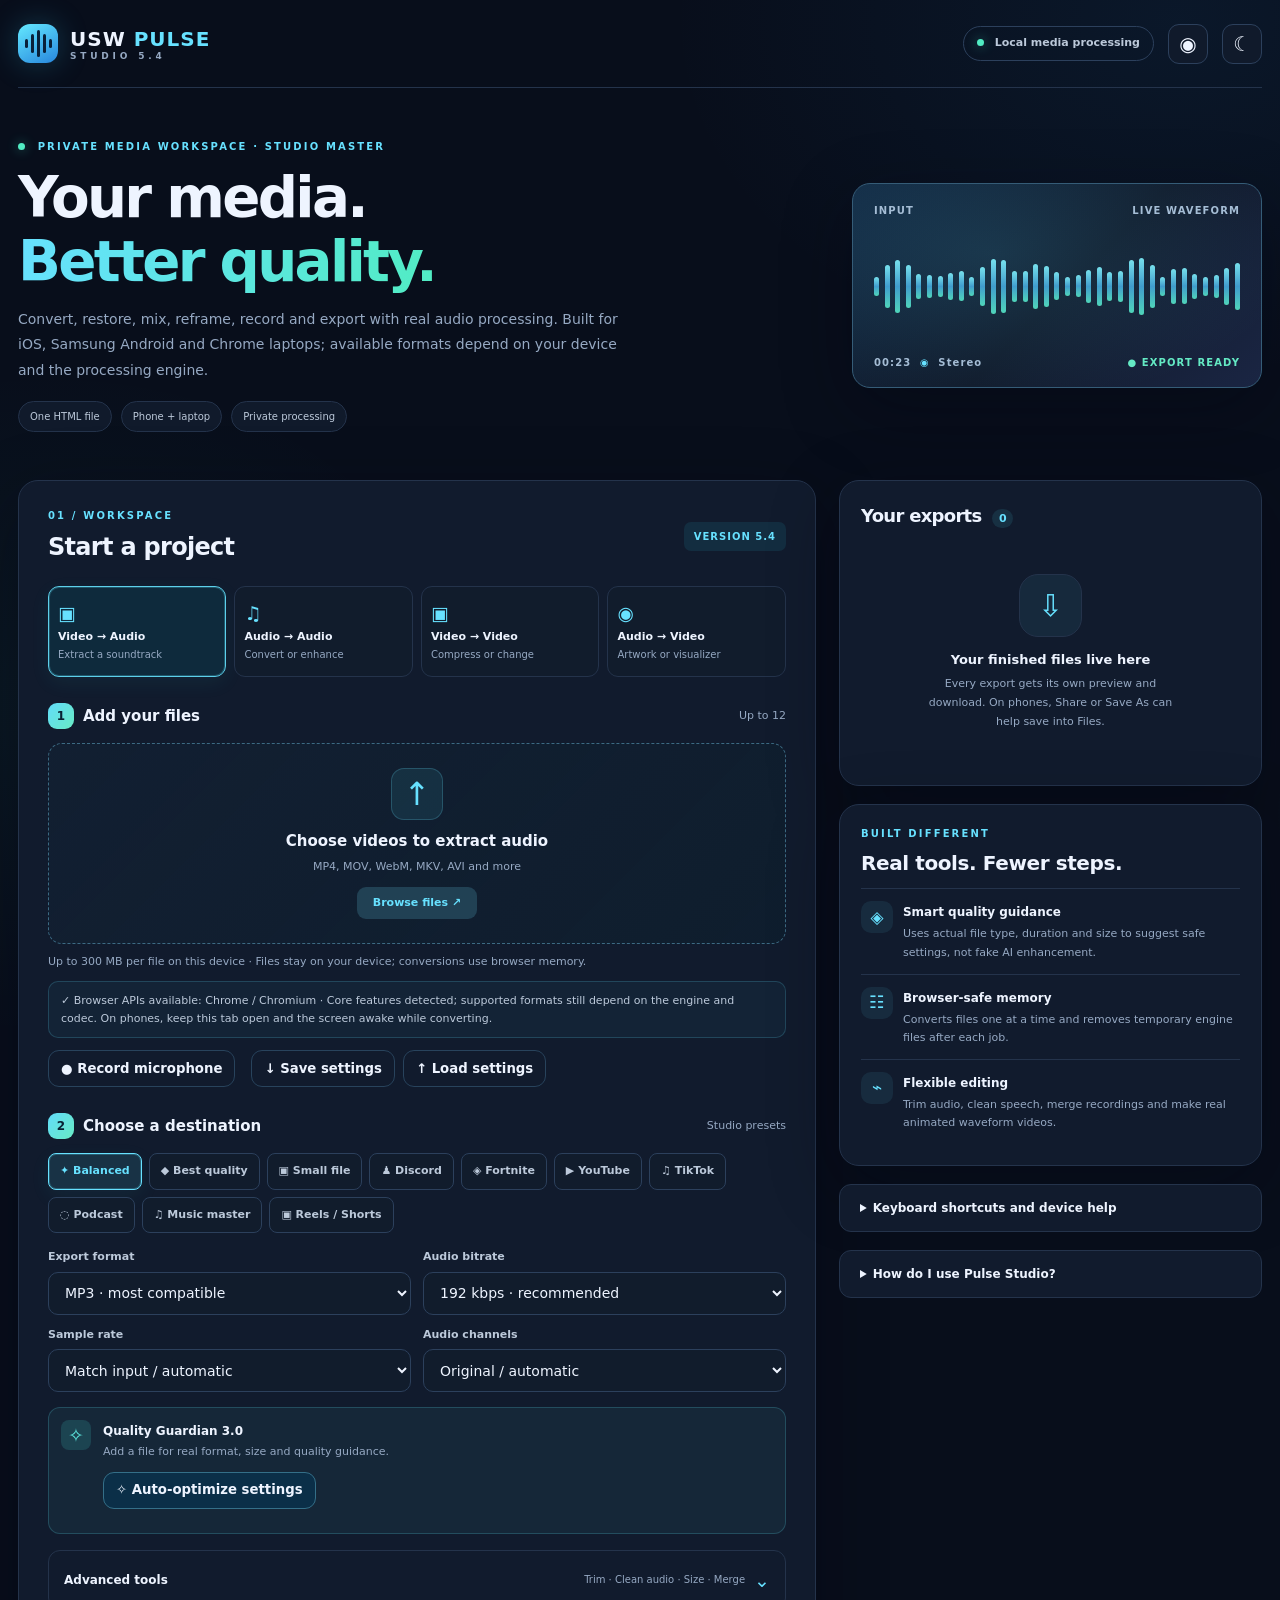
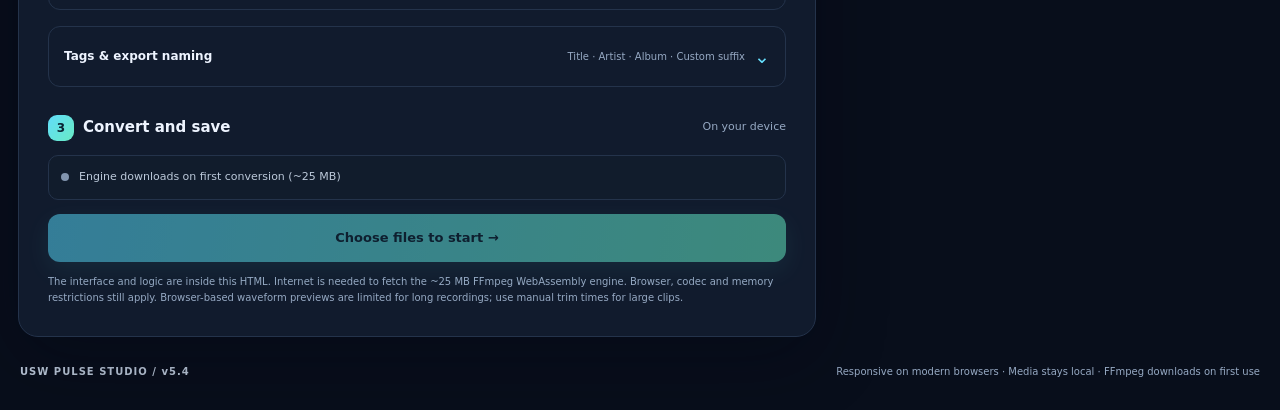
<file: index.html>
<!doctype html>
<!-- Original project licensing preserved:
MIT License

Copyright (c) 2026 f1ways093

Permission is hereby granted, free of charge, to any person obtaining a copy
of this software and associated documentation files (the "Software"), to deal
in the Software without restriction, including without limitation the rights
to use, copy, modify, merge, publish, distribute, sublicense, and/or sell
copies of the Software, and to permit persons to whom the Software is
furnished to do so, subject to the following conditions:

The above copyright notice and this permission notice shall be included in all
copies or substantial portions of the Software.

THE SOFTWARE IS PROVIDED "AS IS", WITHOUT WARRANTY OF ANY KIND, EXPRESS OR
IMPLIED, INCLUDING BUT NOT LIMITED TO THE WARRANTIES OF MERCHANTABILITY,
FITNESS FOR A PARTICULAR PURPOSE AND NONINFRINGEMENT. IN NO EVENT SHALL THE
AUTHORS OR COPYRIGHT HOLDERS BE LIABLE FOR ANY CLAIM, DAMAGES OR OTHER
LIABILITY, WHETHER IN AN ACTION OF CONTRACT, TORT OR OTHERWISE, ARISING FROM,
OUT OF OR IN CONNECTION WITH THE SOFTWARE OR THE USE OR OTHER DEALINGS IN THE
SOFTWARE.

-->
<html lang="en"><head><meta charset="utf-8"><meta name="viewport" content="width=device-width,initial-scale=1,viewport-fit=cover"><meta name="theme-color" content="#0b1120"><meta name="description" content="USW Pulse Studio 5.4: responsive one-file audio/video conversion, studio mastering, smooth accessible animations and cross-browser fallbacks."><meta name="color-scheme" content="dark light"><title>USW Pulse Studio 5.4 · Universal Motion</title><style>
:root{--bg:#080e1b;--surface:#101a2b;--panel:#111b2d;--field:#111c2c;--line:#24334b;--line2:#2c405c;--text:#eef4ff;--muted:#96a9c3;--soft:#bcc9da;--blue:#67e1ff;--aqua:#51ecc3;--violet:#a89cff;--danger:#ff9ea3;--green:#7af6c5;--shadow:0 20px 70px #03071255;--radius:20px;--focus:0 0 0 3px #67e1ff55;color-scheme:dark}
:root[data-theme=light]{--bg:#eef4fa;--surface:#fff;--panel:#fff;--field:#f3f7fd;--line:#d6e1ed;--line2:#c2cfdf;--text:#16243c;--muted:#59718f;--soft:#3e5573;--blue:#087a9d;--aqua:#137d63;--violet:#594bbb;--danger:#b52c3e;--green:#07845f;--shadow:0 15px 40px #2339571f;color-scheme:light}
*{box-sizing:border-box}html{scroll-behavior:smooth}body{margin:0;min-width:280px;background:var(--bg);color:var(--text);font-family:Inter,ui-sans-serif,system-ui,-apple-system,BlinkMacSystemFont,"Segoe UI",sans-serif;font-size:14px;line-height:1.5}button,input,select{font:inherit}button{cursor:pointer}button:disabled{cursor:not-allowed;opacity:.52}button:focus-visible,a:focus-visible,summary:focus-visible,input:focus-visible,select:focus-visible,.drop:focus-visible{outline:none;box-shadow:var(--focus)}[hidden]{display:none!important}a{color:inherit}p,h1,h2,h3{margin:0}h2{font-size:20px;letter-spacing:-.7px}h3{font-size:15px}p{color:var(--muted)}.app{max-width:1390px;margin:auto;padding:0 36px}.header{height:88px;display:flex;justify-content:space-between;align-items:center;border-bottom:1px solid var(--line)}.logo{text-decoration:none;display:flex;gap:12px;align-items:center;font-weight:800;letter-spacing:1px;font-size:20px}.logo strong{color:var(--blue)}.logo small{display:block;font-size:9px;color:var(--muted);font-weight:800;letter-spacing:3.8px;margin-top:-4px}.signal-mark{height:39px;width:40px;border-radius:12px;background:linear-gradient(150deg,#64e9ff,#2786dd);display:flex;align-items:center;justify-content:center;gap:3px;box-shadow:0 0 30px #34bdea40}.signal-mark i{display:block;width:3px;height:9px;background:#092039;border-radius:9px}.signal-mark i:nth-child(2),.signal-mark i:nth-child(4){height:19px}.signal-mark i:nth-child(3){height:27px}.header-end{display:flex;gap:14px;align-items:center}.device-pill{border:1px solid var(--line2);border-radius:50px;padding:8px 13px;font-size:11px;color:var(--soft);font-weight:600}.live-dot{width:7px;height:7px;display:inline-block;background:var(--aqua);border-radius:50%;margin-right:7px;box-shadow:0 0 12px #42f1d078}.icon-button{border:1px solid var(--line2);background:var(--surface);border-radius:11px;color:var(--text);width:40px;height:40px;font-size:20px}.hero{display:grid;grid-template-columns:1fr minmax(260px,410px);align-items:center;gap:45px;padding:51px 0 48px}.eyebrow{font-size:10px!important;letter-spacing:2.15px;font-weight:850;color:var(--blue)!important}.hero h1{font-size:clamp(35px,4.4vw,61px);letter-spacing:-2.7px;line-height:1.13;margin:12px 0 14px;font-weight:850}.hero h1 em{font-style:normal;background:linear-gradient(100deg,var(--blue),var(--aqua));color:transparent;-webkit-background-clip:text;background-clip:text}.hero-copy>p:not(.eyebrow){max-width:620px;line-height:1.8;font-size:14px}.hero-tags{display:flex;flex-wrap:wrap;gap:9px;margin-top:18px}.hero-tags span{font-size:10px;border-radius:40px;background:var(--surface);border:1px solid var(--line);color:var(--soft);padding:7px 11px}.hero-visual{background:linear-gradient(135deg,#122842,#111b2c 52%,#1a2543);border:1px solid #355c77;border-radius:18px;min-height:205px;padding:19px 21px 17px;box-shadow:var(--shadow);display:flex;flex-direction:column;justify-content:space-between;overflow:hidden}.visual-label,.visual-footer{display:flex;justify-content:space-between;color:#a5bdd5;font-size:10px;letter-spacing:1.1px;font-weight:750}.visual-footer b{color:var(--blue);padding:0 4px}.visual-footer span:last-child{color:#64eac4}.hero-bars{height:88px;display:flex;align-items:center;justify-content:space-between;gap:2px}.hero-bars i{width:3px;flex:1;max-width:5px;min-height:6px;border-radius:20px;background:linear-gradient(180deg,#81f4ff,#45a9dd,#56e8c7);opacity:.9}.work-grid{display:grid;grid-template-columns:minmax(0,1.66fr) minmax(285px,.88fr);align-items:start;gap:23px}.panel{border:1px solid var(--line);border-radius:var(--radius);background:var(--panel);box-shadow:var(--shadow)}.editor{padding:27px 29px 30px}.panel-top{display:flex;align-items:center;justify-content:space-between;gap:15px;margin-bottom:21px}.panel-top h2{margin-top:6px;font-size:24px}.version-chip{border-radius:7px;background:#184e635c;color:var(--blue);padding:7px 10px;white-space:nowrap;font-size:10px;font-weight:800;letter-spacing:1px}.mode-grid{display:grid;grid-template-columns:repeat(4,minmax(0,1fr));gap:8px}.mode{display:flex;flex-direction:column;align-items:flex-start;gap:2px;text-align:left;color:var(--text);background:var(--field);border:1px solid var(--line);padding:12px 9px;border-radius:11px;min-height:91px}.mode>span{font-size:19px;color:var(--blue)}.mode strong{font-size:11px;white-space:normal}.mode small{font-size:10px;color:var(--muted);line-height:1.35}.mode.active{border-color:#5dcfea;background:#0d52624d;box-shadow:inset 0 0 0 1px #5dcfea33}.section-head{display:flex;gap:9px;align-items:center;margin:26px 0 14px}.step{background:linear-gradient(130deg,#61dcfa,#68ebc4);width:26px;height:26px;display:grid;place-items:center;border-radius:9px;font-size:12px;color:#092333;font-weight:900}.section-suffix{font-size:11px;color:var(--muted);margin-left:auto}.drop{border:1.5px dashed #3c6a83;background:linear-gradient(135deg,#14253870,#0b25304d);padding:24px 17px;border-radius:14px;min-height:188px;display:flex;flex-direction:column;align-items:center;justify-content:center;text-align:center;gap:7px;cursor:pointer;transition:border-color .15s,background .15s}.drop:hover,.drop.drag{border-color:var(--blue);background:#11607520}.drop-icon{font-size:32px;display:grid;place-items:center;color:var(--blue);border-radius:13px;border:1px solid #438ca366;background:#4ce7fd17;width:52px;height:52px;margin-bottom:3px}.drop strong{font-size:15px}.drop p{font-size:11px}.chip-action{font-size:11px;padding:8px 16px;border-radius:9px;background:#214154;color:var(--blue);font-weight:800;margin-top:4px}.support-note{font-size:11px;margin-top:9px;line-height:1.6}.queue{margin:20px 0 0;border:1px solid var(--line);border-radius:13px;padding:14px}.inline-head{display:flex;align-items:center;justify-content:space-between;gap:8px;margin-bottom:12px}.count{font-size:11px;color:var(--blue);padding:3px 7px;border-radius:30px;background:#4dd7ef1c;margin-left:5px}.link-button{border:0;background:transparent;color:var(--blue);font-size:12px;font-weight:800;padding:5px;cursor:pointer}.link-button:hover{text-decoration:underline}.queue ul,.results ul{list-style:none;padding:0;margin:0}.queue li{display:flex;align-items:center;gap:11px;padding:9px 0;border-top:1px solid var(--line);min-width:0}.media-badge{display:grid;place-items:center;width:35px;height:35px;flex:0 0 35px;border-radius:10px;background:#35d0eb16;color:var(--blue);font-size:18px}.file-meta{min-width:0;flex:1}.file-meta strong{font-size:12px;display:block;overflow:hidden;text-overflow:ellipsis;white-space:nowrap}.file-meta small{font-size:10px;display:block;color:var(--muted);margin-top:2px}.file-meta .success{color:var(--aqua)}.file-meta .failed{color:var(--danger)}.mini-button{border:1px solid var(--line2);border-radius:8px;background:var(--field);color:var(--soft);font-size:10px;padding:7px 9px}.input-preview{border:1px solid var(--line);padding:15px;border-radius:14px;margin-top:17px;background:var(--field)}.input-preview audio,.input-preview video{width:100%;max-height:235px;display:block;margin:8px 0}.wave-shell{margin-top:9px;border:1px solid var(--line2);border-radius:11px;background:#08172a;overflow:hidden;touch-action:pan-y}.wave-shell canvas{width:100%;height:120px;display:block;touch-action:none;cursor:crosshair}.wave-caption{display:flex;align-items:center;justify-content:space-between;gap:5px;background:#12233a;padding:7px 10px;font-size:10px;color:#b1cce1}.hint-line{font-size:11px;line-height:1.7;margin:9px 0 0}.profile-wrap{display:flex;gap:7px;flex-wrap:wrap}.profile{border:1px solid var(--line2);background:var(--field);color:var(--soft);border-radius:8px;padding:9px 11px;font-size:11px;font-weight:700}.profile.active{border-color:var(--blue);color:var(--blue);background:#50d6f020}.fields{display:grid;grid-template-columns:repeat(2,minmax(0,1fr));gap:12px;margin-top:16px}.field{min-width:0;display:flex;flex-direction:column;gap:6px}.field label{font-weight:700;color:var(--soft);font-size:11px}.field select,.field input{width:100%;min-width:0;border:1px solid var(--line2);color:var(--text);background:var(--field);border-radius:10px;height:43px;padding:0 12px;outline:none}.field select:focus,.field input:focus{border-color:var(--blue)}.field small{font-size:10px;color:var(--muted);line-height:1.5}.guardian{margin-top:15px;display:flex;gap:12px;background:#43a1b017;border:1px solid #4ebdcc41;padding:12px;border-radius:12px}.guardian-icon{display:grid;place-items:center;width:30px;height:30px;flex:0 0 30px;background:#4be9e426;color:#5de7df;border-radius:8px;font-size:19px}.guardian strong{font-size:12px}.guardian p{font-size:11px;line-height:1.6;margin-top:2px}.advanced{margin-top:16px;border:1px solid var(--line);border-radius:12px;overflow:hidden}.advanced summary{padding:15px;display:flex;align-items:center;gap:9px;cursor:pointer;list-style:none}.advanced summary::-webkit-details-marker{display:none}.advanced summary strong{font-size:12px}.advanced summary>span:not(.chev){font-size:10px;color:var(--muted);margin-left:auto}.advanced .chev{color:var(--blue);font-size:19px}.advanced[open] .chev{transform:rotate(180deg)}.advanced-body{border-top:1px solid var(--line);padding:17px}.subhead{font-weight:800;font-size:12px;display:flex;justify-content:space-between;align-items:center;gap:10px;margin:4px 0 10px}.range-heading{display:flex;justify-content:space-between;margin:16px 0 6px;font-size:12px;font-weight:700}input[type=range]{width:100%;accent-color:#64d9fa;height:27px}.check-option{display:flex;gap:10px;padding:12px 0;border-top:1px solid var(--line);align-items:flex-start;cursor:pointer}.check-option input{accent-color:#43dce7;min-width:17px;min-height:17px;margin:3px 1px}.check-option strong{display:block;font-size:12px}.check-option small{display:block;color:var(--muted);font-size:11px;margin-top:2px}.visual-settings{margin-top:16px;border:1px solid var(--line);border-radius:12px;padding:16px}.choice-line{display:flex;gap:7px;flex-wrap:wrap}.radio-chip{cursor:pointer;border:1px solid var(--line2);border-radius:9px;padding:10px 12px;font-size:11px;color:var(--soft)}.radio-chip:has(input:checked){border-color:var(--blue);color:var(--blue);background:#3fc3e518}.radio-chip input{accent-color:var(--blue)}.cover-line{display:flex;align-items:center;gap:14px;margin-top:17px}.cover-box{width:75px;height:75px;flex:0 0 75px;display:grid;place-items:center;background:linear-gradient(130deg,#293c69,#167184);border-radius:10px;background-position:center;background-size:cover;font-size:28px;color:#e1fbff}.cover-line strong{font-size:12px}.cover-line p{font-size:11px;margin-top:3px}.last-step{margin-top:28px}.engine{display:flex;gap:10px;align-items:center;min-height:45px;padding:10px 12px;border:1px solid var(--line);background:var(--field);border-radius:10px;font-size:11px;color:var(--soft)}.engine #engineStatus{flex:1}.engine-dot{background:#8194ae;width:8px;height:8px;flex:0 0 8px;border-radius:50%}.engine-dot.ready{background:var(--aqua)}.engine-dot.loading{background:#ffc879}.engine-dot.error{background:var(--danger)}.warning{margin-top:10px;border:1px solid #b45c655e;background:#902b3d22;color:var(--danger);padding:12px;border-radius:10px;font-size:12px;line-height:1.7}.action-line{display:flex;gap:10px;margin-top:14px}.primary-button{background:linear-gradient(100deg,#55d8fa,#66efc4);color:#0c2332;border:0;border-radius:12px;font-weight:850;min-height:48px;padding:11px 18px;flex:1;font-size:13px}.secondary-button{color:var(--soft);background:var(--field);border:1px solid var(--line2);border-radius:11px;padding:11px 14px;font-size:12px;font-weight:750}.progress{margin-top:14px}.progress-copy{display:flex;align-items:center;justify-content:space-between;gap:10px;font-size:11px;margin-bottom:8px}.progress-copy strong{font-weight:650;min-width:0;overflow:hidden;text-overflow:ellipsis;white-space:nowrap}.track{height:8px;background:#24374a;border-radius:100px;overflow:hidden}.track>div{width:0;height:100%;border-radius:100px;background:linear-gradient(90deg,#56dbff,#6aefd1);transition:width .15s}.fineprint{font-size:10px;line-height:1.6;margin-top:12px}.aside{display:flex;flex-direction:column;gap:18px}.aside>.panel{padding:21px}.results .inline-head h2{font-size:18px}.empty-results{padding:33px 13px;text-align:center;display:flex;align-items:center;flex-direction:column;gap:6px}.save-art{font-size:30px;width:63px;height:63px;display:grid;place-items:center;color:var(--blue);background:#50c4ec14;border:1px solid var(--line);border-radius:19px;margin-bottom:7px}.empty-results strong{font-size:13px}.empty-results p{font-size:11px;max-width:260px;line-height:1.7}.results li{padding:11px 0;border-top:1px solid var(--line)}.result-head{display:flex;gap:10px;align-items:center}.result-actions{display:flex;gap:6px;flex-wrap:wrap;margin:10px 0 0 44px}.result-actions a,.result-actions button{border:1px solid var(--line2);background:var(--field);border-radius:8px;padding:7px 10px;text-decoration:none;color:var(--soft);font-weight:750;font-size:10px}.result-actions a{background:#57d5eb1a;color:var(--blue);border-color:#4fd0eb88}.compare h2{font-size:17px;margin-bottom:13px}.compare-block{padding:10px 0;border-top:1px solid var(--line)}.compare-block span{display:block;color:var(--blue);font-size:10px;font-weight:800;letter-spacing:1px;margin-bottom:7px}.compare audio,.compare video{display:block;width:100%;max-height:190px}.compare .secondary-button{margin-top:8px;width:100%}.mini-info h2{margin:7px 0 10px;font-size:20px;letter-spacing:-.4px}.info-row{display:flex;gap:10px;padding:12px 0;border-top:1px solid var(--line)}.info-row>span{width:32px;height:32px;flex:0 0 32px;display:grid;place-items:center;background:#62d8f416;color:var(--blue);border-radius:10px;font-size:17px}.info-row strong{font-size:12px}.info-row p{font-size:11px;margin-top:3px;line-height:1.65}.help{padding:14px 20px;background:var(--panel);border:1px solid var(--line);border-radius:12px}.help summary{font-size:12px;font-weight:800;cursor:pointer}.help p{margin-top:12px;font-size:11px;line-height:1.8}.footer{display:flex;justify-content:space-between;gap:12px;padding:27px 2px 31px;color:var(--muted);font-size:10px}.footer span:first-child{color:var(--soft);font-weight:800;letter-spacing:1px}
@media(max-width:1100px){.app{padding:0 23px}.hero{gap:20px}.work-grid{grid-template-columns:minmax(0,1.6fr) minmax(250px,1fr)}.editor{padding:22px}.mode{padding:11px 7px}.mode strong{font-size:10px}}
@media(max-width:870px){.work-grid{grid-template-columns:minmax(0,1fr)}.aside{display:grid;grid-template-columns:repeat(2,minmax(0,1fr));align-items:start}.aside .results{grid-column:1/-1}.hero{grid-template-columns:1fr minmax(200px,35%)}.hero h1{font-size:44px}}
@media(max-width:620px){.app{padding:0 14px}.header{height:70px}.logo{font-size:16px}.logo small{font-size:8px;letter-spacing:2px}.signal-mark{width:35px;height:35px}.device-pill{display:none}.header-end{gap:5px}.hero{grid-template-columns:1fr;padding:34px 3px 26px}.hero h1{font-size:clamp(32px,9vw,47px);letter-spacing:-1.7px;margin:9px 0}.hero-visual{display:none}.hero-copy>p:not(.eyebrow){font-size:12px}.hero-tags{margin-top:14px}.work-grid{gap:16px}.editor{padding:18px 15px;border-radius:16px}.panel-top{margin-bottom:16px}.panel-top h2{font-size:21px}.mode-grid{grid-template-columns:repeat(2,minmax(0,1fr));gap:8px}.mode{min-height:75px;padding:10px}.mode>span{font-size:16px}.mode strong{font-size:11px}.mode small{font-size:10px}.section-head{margin:21px 0 11px}.drop{padding:18px 10px;min-height:170px}.fields{gap:9px}.field select,.field input{padding:0 8px;height:44px;font-size:12px}.field label{font-size:10px}.profile{min-height:39px}.aside{display:flex}.aside>.panel{padding:18px}.footer{flex-direction:column;gap:6px;padding:20px 4px}.visual-settings,.advanced-body{padding:12px}.radio-chip{padding:8px 6px}.result-actions{margin-left:0}}
@media(max-width:350px){.fields{grid-template-columns:1fr}.profile{font-size:10px;padding:8px}.logo small{letter-spacing:1px}.section-suffix{font-size:9px}}
@media(prefers-reduced-motion:reduce){html{scroll-behavior:auto}*,*:before,*:after{transition:none!important;animation:none!important}}


/* v5 — dense professional tools without sacrificing mobile usability */
.utility-bar{display:flex;gap:8px;align-items:center;flex-wrap:wrap;margin:12px 0}
.tool-chip{display:inline-flex;align-items:center;justify-content:center;gap:5px;min-height:37px;padding:7px 12px;border:1px solid var(--border,#28435c);background:var(--panel,#132b40);color:var(--text,#e8f3ff);border-radius:11px;cursor:pointer;font:inherit;font-size:.83rem;font-weight:650;transition:transform .16s,border-color .16s}
.tool-chip:hover{transform:translateY(-1px);border-color:#65e7ff}.tool-chip:focus-visible{outline:2px solid #65e7ff;outline-offset:3px}.tool-chip:disabled{opacity:.45;cursor:not-allowed;transform:none}.tool-chip-danger{border-color:#d05c62;color:#f8b7be}
.guardian-tools{margin-top:11px}.guardian-tools .tool-chip{background:#0b2f48;border-color:#346f88}
.muted{font-size:.76rem;color:var(--muted,#91a9be)}#fileInspector{flex:1;min-width:150px;text-align:right}
.results .result-actions{flex-wrap:wrap}.results .result-actions>*{min-height:35px}
#videoTools .check-option,#metadataTools .field{min-width:0}#recordStatus:not(:empty){color:#75e8f5}
.help .tool-chip{margin-top:12px}
@media(max-width:620px){.utility-bar{gap:7px}.tool-chip{font-size:.78rem;min-height:44px;padding:8px 9px}.utility-bar #recordStatus{width:100%}#fileInspector{width:100%;text-align:left}.guardian-tools{align-items:stretch}.guardian-tools .tool-chip{flex:1}.hero h1{font-size:clamp(2.25rem,9.2vw,4.3rem)}}

/* Innovation Lab — usable on small touch screens without separate assets */
.innovation{margin:23px 0 30px;padding:20px;background:linear-gradient(125deg,var(--panel),var(--surface));border:1px solid var(--line2);border-radius:19px}
.innovation-title{display:flex;align-items:flex-start;gap:12px;margin-bottom:17px}.innovation-title h3{font-size:18px;margin:0 0 3px}.innovation-title p{font-size:12px;line-height:1.55}.lab-pill{font-size:10px;white-space:nowrap;font-weight:800;letter-spacing:.1em;border:1px solid var(--aqua);border-radius:20px;padding:5px 8px;color:var(--aqua)}
.lab-grid{display:grid;grid-template-columns:repeat(auto-fit,minmax(min(100%,270px),1fr));gap:12px}.lab-card{border:1px solid var(--line);border-radius:14px;padding:16px;background:var(--field);min-width:0}.lab-card h4{margin:0 0 7px;font-size:15px}.lab-desc{font-size:12px;line-height:1.55;margin-bottom:12px}.lab-stat{white-space:pre-wrap;font-size:12px;line-height:1.7;border-radius:10px;border:1px solid var(--line);padding:11px;background:var(--panel);overflow-wrap:anywhere}.lab-actions{display:flex;gap:8px;flex-wrap:wrap;margin-top:10px}.lab-actions button{min-height:40px}.lab-inputs{display:flex;flex-wrap:wrap;gap:8px;align-items:end}.lab-inputs label{color:var(--soft);font-size:11px;display:flex;flex-direction:column;gap:5px}.lab-inputs .lab-time{width:92px}.lab-inputs .lab-note{flex:1;min-width:130px}.lab-inputs input{width:100%;min-width:0;color:var(--text);background:var(--panel);padding:10px 8px;border-radius:8px;border:1px solid var(--line2)}.lab-inputs button{min-height:41px}
.marker-list{list-style:none;display:flex;flex-direction:column;gap:6px;padding:0;margin:11px 0 0;max-height:180px;overflow-y:auto}.marker-list li{display:flex;align-items:center;gap:7px;border-bottom:1px solid var(--line);padding:5px 0;min-width:0}.marker-list li .marker-label{flex:1;min-width:0;overflow-wrap:anywhere;font-size:12px}.marker-list li .tool-chip{padding:7px 8px;min-height:32px}.lab-check{display:flex;align-items:flex-start;gap:10px;margin-top:14px;font-size:12px;color:var(--text);cursor:pointer}.lab-check input{margin-top:3px;accent-color:var(--aqua);width:18px;height:18px;flex-shrink:0}.lab-check span{display:flex;flex-direction:column;gap:4px}.lab-check small{font-size:11px;color:var(--muted);line-height:1.45}.lab-readiness{font-size:12px;line-height:1.6;margin-top:9px;white-space:pre-wrap;overflow-wrap:anywhere}.lab-readiness strong{color:var(--text)}
.compat-note{margin-top:10px;padding:10px 12px;border:1px solid #34708775;border-radius:10px;background:#4ae4f60b;color:var(--soft);font-size:11px;line-height:1.6}.compat-note.warn{border-color:#d5a65888;color:#f0c88c}.advanced .check-option input{flex-shrink:0}@media(max-width:700px){.field input,.field select{font-size:16px!important}.tool-chip,.profile,.mini-button,.result-actions a,.result-actions button{min-height:41px}.panel-top{flex-wrap:wrap}.hero h1{overflow-wrap:anywhere}.compat-note{font-size:12px}}@media(prefers-reduced-motion:reduce){*,*::before,*::after{scroll-behavior:auto!important;transition-duration:.01ms!important;animation-duration:.01ms!important}}

/* 5.4 universal motion: compositor-friendly transitions, responsive safe areas, and accessibility. */
body{background-image:radial-gradient(ellipse 680px 480px at 92% 1%,#2789d714,transparent 75%),radial-gradient(ellipse 560px 440px at 4% 35%,#3decc50c,transparent 77%);overflow-x:clip}
.app{padding-left:max(18px,env(safe-area-inset-left,0px));padding-right:max(18px,env(safe-area-inset-right,0px))}
.panel,.lab-card,.advanced,.help{transition:border-color .23s ease,box-shadow .23s ease,background-color .23s ease}
.panel{border-color:var(--line)}.panel:hover{border-color:var(--line2)}
.hero-visual{position:relative;isolation:isolate}
.hero-visual::before{content:'';position:absolute;inset:-30%;z-index:-1;background:radial-gradient(ellipse at 40% 40%,#56dffa20,transparent 55%);animation:pulseGlow 9s ease-in-out infinite alternate;pointer-events:none}
.hero-bars i{transform-origin:50% 50%;animation:equalize var(--bar-duration,2.3s) ease-in-out var(--bar-delay,0s) infinite alternate}
.header .signal-mark i{transform-origin:50% 50%;animation:equalize 2.5s ease-in-out infinite alternate}
.header .signal-mark i:nth-child(2){animation-delay:-.45s}.header .signal-mark i:nth-child(3){animation-delay:-.9s}.header .signal-mark i:nth-child(4){animation-delay:-1.2s}.header .signal-mark i:nth-child(5){animation-delay:-1.55s}
.live-dot{animation:statusPulse 2.5s ease-in-out infinite}
.hero-copy{animation:revealUp .56s ease-out both}
.hero-visual{animation:revealUp .7s .08s ease-out both}
.work-grid>.editor{animation:revealUp .58s .13s ease-out both}
.work-grid>.aside{animation:revealUp .58s .24s ease-out both}
.mode,.profile,.primary-button,.secondary-button,.tool-chip,.mini-button,.icon-button,.result-actions a,.result-actions button{transition:transform .2s cubic-bezier(.2,.8,.2,1),box-shadow .2s ease,border-color .2s ease,background-color .2s ease,filter .2s ease}
.mode,.profile,.tool-chip{transform:translateZ(0)}
.primary-button{box-shadow:0 8px 25px #49cdd42a}
.primary-button:not(:disabled):hover{transform:translateY(-2px);box-shadow:0 10px 30px #49cdd452;filter:brightness(1.07)}
.primary-button:not(:disabled):active,.secondary-button:not(:disabled):active,.tool-chip:not(:disabled):active{transform:scale(.985)}
.mode:not(:disabled):hover,.profile:not(:disabled):hover,.secondary-button:not(:disabled):hover{transform:translateY(-2px);border-color:var(--blue)}
.mode.active,.profile.active{box-shadow:inset 0 0 0 1px #57d9ef42,0 6px 20px #2acbd811}
.drop{transition:transform .2s ease,border-color .2s ease,background-color .2s ease,box-shadow .2s ease}
.drop:not([aria-disabled=true]):hover,.drop.drag{transform:translateY(-2px);box-shadow:0 0 0 4px #57dffb13;border-color:var(--blue)}
.advanced[open]>.advanced-body{animation:revealUp .2s ease-out both}
.advanced[open]>.advanced-body .check-option{animation:revealUp .24s ease-out both}
.result-actions a:hover,.result-actions button:hover{transform:translateY(-1px);border-color:var(--blue)}
.results li{animation:revealUp .28s ease-out both}
.track{position:relative;isolation:isolate}.progress:not([hidden]) .track>div{background-image:linear-gradient(105deg,#56dbff,#79ffd9,#56dbff);background-size:200% 100%;animation:progressSheen 1.8s linear infinite}
#recordStatus:not(:empty){display:inline-flex;align-items:center;gap:7px}
#recordStatus:not(:empty)::before{content:'';width:8px;height:8px;background:#fa6c7e;border-radius:50%;animation:statusPulse 1s ease-in-out infinite}
.radio-chip.selected{border-color:var(--blue);color:var(--blue);background:#3fc3e518}
.field input:focus-visible,.field select:focus-visible,.lab-inputs input:focus-visible{outline:2px solid var(--blue);outline-offset:1px}
#motionBtn[aria-pressed=true]{background:#53d8eb21;color:var(--blue);border-color:var(--blue)}
.section-head,.innovation-title,.result-head,.inline-head,.lab-inputs,.cover-line,.advanced summary{min-width:0}
.file-meta,.lab-card,.innovation-title>div,.guardian>div,.hero-copy{min-width:0}
.advanced summary>span:not(.chev){overflow-wrap:anywhere;text-align:right}
.hint-line,.support-note,.fineprint{overflow-wrap:anywhere}
.drop,.mode{touch-action:manipulation}
@keyframes revealUp{from{opacity:0;transform:translate3d(0,12px,0)}to{opacity:1;transform:translate3d(0,0,0)}}
@keyframes equalize{0%{transform:scaleY(.63);opacity:.78}45%{transform:scaleY(1.09);opacity:1}100%{transform:scaleY(.81);opacity:.9}}
@keyframes pulseGlow{0%{opacity:.33;transform:translate3d(-6%,0,0)}100%{opacity:.82;transform:translate3d(7%,0,0)}}
@keyframes statusPulse{0%,100%{opacity:.95}50%{opacity:.36}}
@keyframes progressSheen{to{background-position:-200% 0}}
@media(max-width:870px){.hero{gap:14px}.hero-visual{min-width:0}.aside{gap:14px}}
@media(max-width:620px){
  .app{padding-left:max(13px,env(safe-area-inset-left,0px));padding-right:max(13px,env(safe-area-inset-right,0px))}
  .header{min-height:70px;height:auto;padding:10px 0}.logo{min-width:0}.header-end{flex-shrink:0}
  .hero{padding:27px 2px 25px;gap:17px}.hero-visual{display:flex;min-height:125px;padding:12px 15px}
  .hero-bars{height:56px}.visual-label,.visual-footer{font-size:9px}
  .editor{padding:17px 13px}.hero h1{line-height:1.08}
  .fields{grid-template-columns:minmax(0,1fr) minmax(0,1fr)}
  .mode{min-width:0;min-height:81px}.mode strong{font-size:12px}
  .advanced summary{gap:6px}.advanced summary>span:not(.chev){font-size:9px}
  .wave-caption{flex-wrap:wrap}.wave-caption>span{max-width:100%;overflow-wrap:anywhere}
  .result-actions a,.result-actions button{min-height:44px;padding:9px 11px;font-size:11px}
  .footer{padding-bottom:max(21px,env(safe-area-inset-bottom,0px))}
}
@media(max-width:390px){
  .editor{padding:16px 11px}.mode-grid{gap:6px}.mode{padding:9px 8px}
  .mode small{font-size:9px}.profile-wrap{gap:6px}
  .fields{grid-template-columns:1fr}.cover-line{flex-wrap:wrap}
  .subhead{align-items:flex-start;flex-wrap:wrap}.innovation{padding:11px}
  .hero-tags{gap:6px}.hero-tags span{padding:6px 9px}
}
@media(max-height:500px) and (orientation:landscape) and (max-width:950px){.hero{padding:16px 0}.hero-visual{display:none}.header{min-height:56px}.editor{padding:16px}}
@media(hover:none){.mode:hover,.profile:hover,.tool-chip:hover,.secondary-button:hover,.drop:hover,.result-actions a:hover,.result-actions button:hover{transform:none}}
@media(pointer:coarse){.icon-button,.link-button,.mini-button,.tool-chip,.profile,.result-actions a,.result-actions button{min-height:44px}.primary-button{min-height:52px}}
@media(prefers-contrast:more){.panel,.advanced,.mode,.profile,.tool-chip{border-width:2px}.muted,.fineprint,.support-note{color:var(--text)}}
@media(forced-colors:active){.primary-button{background:ButtonFace;color:ButtonText;border:2px solid ButtonText}.mode.active,.profile.active,.radio-chip.selected{outline:2px solid Highlight}.live-dot{background:Highlight}}
@media(prefers-reduced-motion:reduce){.hero-copy,.hero-visual,.work-grid>.editor,.work-grid>.aside,.results li,.hero-bars i,.signal-mark i,.live-dot,.hero-visual::before,#recordStatus:not(:empty)::before{animation:none!important;transform:none!important}.progress:not([hidden]) .track>div{animation:none!important}}
html.pulse-paused *{animation-play-state:paused!important}
html.pulse-low-motion *{animation:none!important;transition:none!important}
@media(max-width:600px){.innovation{padding:12px;margin:19px 0}.innovation-title{flex-direction:column;gap:8px}.lab-card{padding:12px}.lab-inputs .lab-note{min-width:120px}.lab-inputs button{width:100%}}
</style><link rel="icon" href="data:image/svg+xml,%3Csvg xmlns='http://www.w3.org/2000/svg' viewBox='0 0 64 64'%3E%3Crect width='64' height='64' rx='14' fill='%230b172c'/%3E%3Cpath d='M8 32h8l7-19 11 38 8-19h14' stroke='%2365e7ff' stroke-width='5' fill='none' stroke-linecap='round'/%3E%3C/svg%3E"></head><body>
<div class="app" id="top">
  <header class="header"><a href="#top" class="logo" aria-label="Pulse Studio home"><span class="signal-mark" aria-hidden="true"><i></i><i></i><i></i><i></i><i></i></span><span>USW <strong>PULSE</strong><small>STUDIO 5.4</small></span></a><div class="header-end"><span class="device-pill"><span class="live-dot"></span> Local media processing</span><button id="motionBtn" class="icon-button" type="button" aria-label="Pause interface animations" aria-pressed="false" title="Pause interface animations">◉</button><button id="themeBtn" class="icon-button" type="button" aria-label="Toggle theme" title="Switch appearance">☾</button></div></header>
  <section class="hero"><div class="hero-copy"><p class="eyebrow"><span class="live-dot"></span> PRIVATE MEDIA WORKSPACE · STUDIO MASTER</p><h1>Your media.<br><em>Better quality.</em></h1><p>Convert, restore, mix, reframe, record and export with real audio processing. Built for iOS, Samsung Android and Chrome laptops; available formats depend on your device and the processing engine.</p><div class="hero-tags"><span>One HTML file</span><span>Phone + laptop</span><span>Private processing</span></div></div><div class="hero-visual" aria-hidden="true"><div class="visual-label"><span>INPUT</span><span>LIVE WAVEFORM</span></div><div id="heroBars" class="hero-bars"></div><div class="visual-footer"><span>00:23 <b>◉</b> Stereo</span><span>● EXPORT READY</span></div></div></section>
  <main class="work-grid"><section class="panel editor" aria-labelledby="workTitle">
    <div class="panel-top"><div><p class="eyebrow">01 / WORKSPACE</p><h2 id="workTitle">Start a project</h2></div><span class="version-chip">VERSION 5.4</span></div>
    <div class="mode-grid" role="group" aria-label="Choose conversion mode">
      <button class="mode active" data-mode="extract" aria-pressed="true"><span>▣</span><strong>Video → Audio</strong><small>Extract a soundtrack</small></button>
      <button class="mode" data-mode="audio" aria-pressed="false"><span>♫</span><strong>Audio → Audio</strong><small>Convert or enhance</small></button>
      <button class="mode" data-mode="video" aria-pressed="false"><span>▣</span><strong>Video → Video</strong><small>Compress or change</small></button>
      <button class="mode" data-mode="visual" aria-pressed="false"><span>◉</span><strong>Audio → Video</strong><small>Artwork or visualizer</small></button>
    </div>
    <div class="section-head"><span class="step">1</span><h3>Add your files</h3><span class="section-suffix" id="fileCountLabel">Up to 8</span></div>
    <div class="drop" id="dropZone" role="button" tabindex="0" aria-label="Choose video or audio files"><span class="drop-icon">↑</span><strong id="dropTitle">Choose videos to convert</strong><p id="dropSubtitle">MP4, MOV, WebM, MKV, AVI and more</p><span class="chip-action">Browse files <span aria-hidden="true">↗</span></span></div>
    <input type="file" id="fileInput" multiple hidden accept="video/*,.mp4,.mov,.mkv,.webm,.avi,.m4v,.mpg">
    <p class="support-note" id="deviceNote">Drag and drop on laptop or browse on your phone. Media is never uploaded.</p>
    <div class="compat-note" id="compatNote" role="status">Checking device compatibility…</div>
    <div class="utility-bar" aria-label="File tools"><button type="button" id="recordBtn" class="tool-chip">● Record microphone</button><button type="button" id="stopRecordBtn" class="tool-chip tool-chip-danger" hidden>■ Stop recording</button><span id="recordStatus" class="muted"></span><button type="button" id="exportRecipe" class="tool-chip">↓ Save settings</button><button type="button" id="importRecipe" class="tool-chip">↑ Load settings</button><input type="file" id="recipeInput" accept="application/json,.json" hidden></div>
    <div id="queueSection" class="queue" hidden><div class="inline-head"><h3>Queued media <span class="count" id="queueCount">0</span></h3><button class="link-button" id="clearQueue">Clear queue</button></div><ul id="queueList" aria-label="Queued media files"></ul></div>
    <div id="inputPreviewSection" class="input-preview" hidden><div class="inline-head"><h3>Original preview & waveform</h3><span class="muted" id="durationLabel">–</span></div><audio id="originalAudio" controls preload="metadata" hidden></audio><video id="originalVideo" controls playsinline preload="metadata" hidden></video><div class="wave-shell"><canvas id="waveCanvas" height="120" aria-label="Waveform selection; drag to select trim range"></canvas><div class="wave-caption"><span id="waveStatus">Inspecting waveform…</span><span id="waveTimes">0:00 – End</span></div></div><div class="utility-bar"><button class="tool-chip" id="playTrimBtn" type="button">▶ Preview from trim start</button><button class="tool-chip" id="saveWaveBtn" type="button">↓ Save waveform PNG</button><button class="tool-chip" id="saveOriginalBtn" type="button">↓ Save untouched original</button><span class="muted" id="fileInspector">Inspecting file…</span></div><p class="hint-line">Drag across the waveform to choose a section, or enter trim times below. Large files use a simpler timeline to protect your device. The untouched original download never re-encodes.</p></div>
    
    <section class="innovation" id="innovationLab" aria-label="Innovation Lab" hidden>
      <div class="innovation-title"><span class="lab-pill">STUDIO LAB</span><div><h3>Innovation Lab</h3><p>Analyze your media, rescue quiet starts, create chapter packs, and verify exports—all locally.</p></div></div>
      <div class="lab-grid">
        <article class="lab-card" aria-labelledby="xrayHeading">
          <h4 id="xrayHeading">◈ Sonic X-Ray</h4>
          <p class="lab-desc">Sampled signal scan; shows estimated peak, average level, clipping risk, and quiet time. Only available when the browser can decode a small enough audio file.</p>
          <div id="xrayMetrics" class="lab-stat" aria-live="polite">Awaiting an audio file…</div>
          <div class="lab-actions"><button type="button" id="trimQuietBtn" class="tool-chip" disabled>✂ Trim quiet edges</button><button type="button" id="safeGainBtn" class="tool-chip" disabled>◉ Set safe gain</button></div>
        </article>
        <article class="lab-card" aria-labelledby="chapterHeading">
          <h4 id="chapterHeading">♬ Chapter Forge</h4>
          <p class="lab-desc">Bookmark favorite moments, export a timestamp list, or create separate audio clips at your chapter boundaries.</p>
          <div class="lab-inputs"><label class="lab-time">At second <input type="number" id="markerTime" min="0" step="0.01" inputmode="decimal" placeholder="playhead" aria-label="Marker time in seconds"></label><label class="lab-note">Label <input type="text" id="markerNote" maxlength="70" placeholder="Intro, highlight, chorus…" aria-label="Marker label"></label><button type="button" id="addMarkerBtn" class="tool-chip">+ Marker</button></div>
          <ol id="markerList" class="marker-list" aria-live="polite"></ol>
          <div class="lab-actions"><button type="button" id="exportMarkersBtn" class="tool-chip" disabled>↓ Save marker map</button></div>
          <label class="lab-check"><input type="checkbox" id="splitChapters"> <span><strong>Convert each chapter separately</strong><small>Audio extraction or audio-to-audio; one queued file; starts at 0 and splits at markers. No extra ZIP.</small></span></label>
        </article>
        <article class="lab-card" aria-labelledby="privacyHeading">
          <h4 id="privacyHeading">✦ Device & Privacy Radar</h4>
          <p class="lab-desc">Check your browser's capabilities, queue memory budget, and where the conversion engine loads from.</p>
          <button type="button" id="readinessBtn" class="tool-chip">↻ Check device readiness</button>
          <div id="readinessOutput" class="lab-readiness" aria-live="polite">Your media is processed locally by the app, but FFmpeg is downloaded from external CDNs on first conversion.</div>
        </article>
      </div>
    </section>
    <div class="section-head"><span class="step">2</span><h3>Choose a destination</h3><span class="section-suffix">Studio presets</span></div>
    <div class="profile-wrap"><button class="profile active" data-profile="balanced" aria-pressed="true">✦ Balanced</button><button class="profile" data-profile="quality" aria-pressed="false">◆ Best quality</button><button class="profile" data-profile="compact" aria-pressed="false">▣ Small file</button><button class="profile" data-profile="discord" aria-pressed="false">♟ Discord</button><button class="profile" data-profile="fortnite" aria-pressed="false">◈ Fortnite</button><button class="profile" data-profile="youtube" aria-pressed="false">▶ YouTube</button><button class="profile" data-profile="tiktok" aria-pressed="false">♫ TikTok</button><button class="profile" data-profile="podcast" aria-pressed="false">◌ Podcast</button><button class="profile" data-profile="music" aria-pressed="false">♫ Music master</button><button class="profile" data-profile="reels" aria-pressed="false">▣ Reels / Shorts</button></div>
    <div class="fields"><div class="field"><label for="formatSelect">Export format</label><select id="formatSelect"></select></div><div class="field"><label for="bitrateSelect">Audio bitrate</label><select id="bitrateSelect"><option value="96">96 kbps · smallest</option><option value="128">128 kbps</option><option value="160">160 kbps</option><option value="192" selected>192 kbps · recommended</option><option value="256">256 kbps</option><option value="320">320 kbps · highest</option></select></div><div class="field"><label for="sampleRateSelect">Sample rate</label><select id="sampleRateSelect"><option value="0">Match input / automatic</option><option value="44100">44.1 kHz</option><option value="48000" selected>48 kHz</option></select></div><div class="field"><label for="channelsSelect">Audio channels</label><select id="channelsSelect"><option value="0">Original / automatic</option><option value="1">Mono</option><option value="2" selected>Stereo</option></select></div><div class="field video-setting" id="resolutionField" hidden><label for="resolutionSelect">Video resolution</label><select id="resolutionSelect"><option value="source">Keep source (max 1080p)</option><option value="480">480p</option><option value="720" selected>720p</option><option value="1080">1080p</option></select></div><div class="field video-setting" id="fpsField" hidden><label for="fpsSelect">Video frame rate</label><select id="fpsSelect"><option value="source">Keep original</option><option value="24">24 fps</option><option value="30" selected>30 fps</option><option value="60">60 fps (slow)</option></select></div></div>
    <div id="guardian" class="guardian" aria-live="polite"><span class="guardian-icon">✧</span><div><strong>Quality Guardian 3.0</strong><p id="guardianText">Add a file to get smart settings and format advice.</p><div class="utility-bar guardian-tools"><button class="tool-chip" type="button" id="autoTuneBtn">✧ Auto-optimize settings</button><span id="estimateText" class="muted"></span></div></div></div>
    <details class="advanced" id="advancedDetails"><summary><strong>Advanced tools</strong><span>Trim · Clean audio · Size · Merge</span><span class="chev">⌄</span></summary><div class="advanced-body">
      <div class="subhead">Waveform trimming <button class="link-button" id="resetTrim" type="button">Use entire file</button></div>
      <div class="fields"><div class="field"><label for="startInput">Start (seconds)</label><input id="startInput" type="number" min="0" step="0.01" inputmode="decimal" placeholder="0"></div><div class="field"><label for="endInput">End (seconds)</label><input id="endInput" type="number" min="0" step="0.01" inputmode="decimal" placeholder="End"></div></div>
      <div class="range-heading"><label for="volumeRange">Volume</label><output id="volumeValue" for="volumeRange">100%</output></div><input id="volumeRange" type="range" min="25" max="200" step="5" value="100">
      <div class="subhead">Precision audio tools</div>
      <div class="fields">
        <div class="field"><label for="bassSelect">Bass EQ</label><select id="bassSelect"><option value="0">Neutral</option><option value="-6">Reduce −6 dB</option><option value="-3">Reduce −3 dB</option><option value="3">Boost +3 dB</option><option value="6">Boost +6 dB</option></select></div>
        <div class="field"><label for="trebleSelect">Treble EQ</label><select id="trebleSelect"><option value="0">Neutral</option><option value="-6">Reduce −6 dB</option><option value="-3">Reduce −3 dB</option><option value="3">Boost +3 dB</option><option value="6">Boost +6 dB</option></select></div>
        <div class="field" id="speedField"><label for="speedSelect">Playback speed</label><select id="speedSelect"><option value="0.5">0.5×</option><option value="0.75">0.75×</option><option value="1" selected>1× normal</option><option value="1.25">1.25×</option><option value="1.5">1.5×</option><option value="2">2×</option></select></div>
        <div class="field"><label for="fadeInInput">Fade in (seconds)</label><input id="fadeInInput" type="number" min="0" max="60" step=".1" value="0" inputmode="decimal"></div>
        <div class="field"><label for="fadeOutInput">Fade out (seconds)</label><input id="fadeOutInput" type="number" min="0" max="60" step=".1" value="0" inputmode="decimal"></div>
      </div>
      <label class="check-option"><input id="silenceCheck" type="checkbox"><span><strong>Automatically remove silence at the beginning and end</strong><small>Uses silence threshold detection. Best for speech and podcasts; may cut intentionally quiet passages.</small></span></label>
      <div class="subhead">Studio cleanup</div>
      <div class="fields">
        <div class="field"><label for="studioModeSelect">Studio master</label><select id="studioModeSelect"><option value="off">Transparent · preserve original</option><option value="music">Music · low-rumble cleanup</option><option value="speech">Speech · clarity &amp; presence</option></select><small>Optional tonal correction; cannot recover detail lost in the source.</small></div>
        <div class="field"><label for="wavDepthSelect">WAV / PCM bit depth</label><select id="wavDepthSelect"><option value="16">16-bit · standard</option><option value="24" selected>24-bit · editing / mastering</option></select><small>Only affects WAV exports. 24-bit files are larger.</small></div>
      </div>
      <label class="check-option"><input id="safeLimiterCheck" type="checkbox"><span><strong>Prevent audio clipping (peak limiter)</strong><small>Softly limits peaks below 0 dBFS after other effects. Can change dynamics; leave off for unaltered audio.</small></span></label>
      <label class="check-option"><input id="vbrCheck" type="checkbox"><span><strong>High-fidelity variable bitrate (MP3 / OGG)</strong><small>Prioritizes audible quality over fixed size. Bitrate selector becomes an approximate guide; disabled when a target size is set.</small></span></label>
      <label class="check-option"><input id="denoiseCheck" type="checkbox"><span><strong>Reduce background noise</strong><small>Signal processing for steady hiss and background noise (not AI).</small></span></label>
      <label class="check-option"><input id="voiceCheck" type="checkbox"><span><strong>Enhance voice clarity</strong><small>Voice EQ and compression to lift speech. May affect music.</small></span></label>
      <label class="check-option"><input id="normalizeCheck" type="checkbox"><span><strong>Normalize loudness</strong><small>Balance perceived volume on export; takes more processing.</small></span></label>
      <label class="check-option" id="mergeRow" hidden><input id="mergeCheck" type="checkbox"><span><strong>Merge queued audio into one file</strong><small>Join files in queue order. Convert all to the chosen audio format.</small></span></label>
      <div class="fields"><div class="field"><label for="targetInput">Target output size (MB)</label><input id="targetInput" type="number" min="0.2" max="2000" step="0.1" inputmode="decimal" placeholder="Off · optional"><small>Approximate size, not an exact guarantee. Works best for lossy formats.</small></div><div class="field"><label for="manualDuration">Duration override (seconds)</label><input id="manualDuration" type="number" min="0.1" step="0.1" placeholder="Auto detect" inputmode="decimal"><small>Only needed when your browser can't detect clip duration.</small></div></div>
    </div></details>
    <details class="advanced" id="videoTools" hidden><summary><strong>Video director tools</strong><span>Reframe · Rotate · Fast remux · Mute</span><span class="chev">⌄</span></summary><div class="advanced-body">
      <div class="fields"><div class="field"><label for="aspectSelect">Crop / canvas</label><select id="aspectSelect"><option value="original">Original aspect</option><option value="16:9">Widescreen 16:9 crop</option><option value="9:16">Vertical 9:16 crop</option><option value="1:1">Square 1:1 crop</option></select></div><div class="field"><label for="rotateSelect">Rotate</label><select id="rotateSelect"><option value="0">No rotation</option><option value="90">90° clockwise</option><option value="180">180°</option><option value="270">90° counter-clockwise</option></select></div></div>
      <label class="check-option"><input type="checkbox" id="flipCheck"><span><strong>Mirror video horizontally</strong><small>Useful for front-facing cameras.</small></span></label>
      <label class="check-option"><input type="checkbox" id="muteCheck"><span><strong>Remove the audio track</strong><small>Export video without sound.</small></span></label>
      <label class="check-option"><input type="checkbox" id="remuxCheck"><span><strong>Fast stream copy (no quality loss)</strong><small>When source and target are the same container, copy streams without filters or re-encoding. Trimming and video effects must be off.</small></span></label>
    </div></details>
    <details class="advanced" id="metadataTools"><summary><strong>Tags &amp; export naming</strong><span>Title · Artist · Album · Custom suffix</span><span class="chev">⌄</span></summary><div class="advanced-body"><div class="fields"><div class="field"><label for="titleInput">Track title</label><input id="titleInput" maxlength="140" placeholder="Keep original"></div><div class="field"><label for="artistInput">Artist / creator</label><input id="artistInput" maxlength="140" placeholder="Optional"></div><div class="field"><label for="albumInput">Album</label><input id="albumInput" maxlength="140" placeholder="Optional"></div><div class="field"><label for="suffixInput">Filename suffix</label><input id="suffixInput" maxlength="30" value="_pulse" placeholder="_pulse"></div></div></div></details>
    <div class="visual-settings" id="visualSettings" hidden><div class="subhead">Audio visualizer</div><div class="choice-line"><label class="radio-chip"><input name="videoStyle" type="radio" value="visualizer" checked><span>◉ Animated waveform</span></label><label class="radio-chip"><input name="videoStyle" type="radio" value="art"><span>▧ Static artwork</span></label></div><div class="cover-line"><div class="cover-box" id="coverBox">♫</div><div><strong>Optional artwork</strong><p>Used as the cover for static video. The animated waveform uses a dark background.</p><button id="chooseCover" class="link-button">Choose image</button> <button id="removeCover" class="link-button" hidden>Remove</button></div><input type="file" id="coverInput" accept="image/jpeg,image/png,image/webp" hidden></div></div>
    <div class="section-head last-step"><span class="step">3</span><h3>Convert and save</h3><span class="section-suffix">On your device</span></div>
    <div class="engine"><span id="engineDot" class="engine-dot"></span><span id="engineStatus">Engine downloads on first conversion (~25 MB)</span><button class="link-button" id="retryEngine" hidden>Retry</button></div>
    <div class="warning" id="warning" hidden role="alert"></div>
    <div class="action-line"><button id="convertBtn" class="primary-button" disabled>Choose files to start →</button><button class="secondary-button" id="stopBtn" hidden>Stop</button></div>
    <div class="progress" id="progressSection" hidden><div class="progress-copy"><strong id="progressLabel">Preparing…</strong><span id="progressNumber">0%</span></div><div class="track" role="progressbar" aria-label="Conversion progress" aria-valuemin="0" aria-valuemax="100" aria-valuenow="0" id="progressTrack"><div id="progressFill"></div></div></div>
    <p class="fineprint">The interface and logic are inside this HTML. Internet is needed to fetch the ~25 MB FFmpeg WebAssembly engine. Browser, codec and memory restrictions still apply. Browser-based waveform previews are limited for long recordings; use manual trim times for large clips.</p>
  </section>
  <aside class="aside"><section class="panel results"><div class="inline-head"><h2>Your exports <span class="count" id="resultCount">0</span></h2><button id="clearExports" class="link-button" hidden>Clear all</button></div><div id="emptyResults" class="empty-results"><span class="save-art">⇩</span><strong>Your finished files live here</strong><p>Every export gets its own preview and download. On phones, Share or Save As can help save into Files.</p></div><ul id="resultsList"></ul><p class="hint-line" id="storageNote" hidden></p></section>
  <section class="panel compare" id="comparePanel" hidden><h2>Listen & compare</h2><div class="compare-block"><span>ORIGINAL</span><audio controls id="compareOriginal" preload="metadata"></audio><video controls id="compareOriginalVideo" playsinline preload="metadata" hidden></video></div><div class="compare-block"><span>EXPORTED</span><audio controls id="compareExport" preload="metadata"></audio><video controls id="compareExportVideo" playsinline preload="metadata" hidden></video></div><button class="secondary-button" id="syncCompare">Match playback positions</button><p class="hint-line">Compare the same moment. Players pause while switching; your device controls audio output.</p></section>
  <section class="panel mini-info"><div class="eyebrow">BUILT DIFFERENT</div><h2>Real tools. Fewer steps.</h2><div class="info-row"><span>◈</span><div><strong>Smart quality guidance</strong><p>Uses actual file type, duration and size to suggest safe settings, not fake AI enhancement.</p></div></div><div class="info-row"><span>☷</span><div><strong>Browser-safe memory</strong><p>Converts files one at a time and removes temporary engine files after each job.</p></div></div><div class="info-row"><span>⌁</span><div><strong>Flexible editing</strong><p>Trim audio, clean speech, merge recordings and make real animated waveform videos.</p></div></div></section>
  <details class="help"><summary>Keyboard shortcuts and device help</summary><p><strong>Ctrl/⌘ + O</strong> choose media · <strong>Ctrl/⌘ + Enter</strong> convert · <strong>Esc</strong> stop recording. The microphone recorder requires secure browser permission. Save As uses your browser’s native save picker when supported. GIF and large 1080p exports can be slow; prefer 480p/720p on phones.</p><button id="diagnosticsBtn" class="tool-chip" type="button">↓ Export troubleshooting log</button></details>
  <details class="help"><summary>How do I use Pulse Studio?</summary><p>Select a conversion type, add files, select a profile, then convert. Use Advanced tools to trim, clean and merge. Save or share each finished file. On iPhone, Share → Save to Files is often easiest. Keep the tab open while exporting.</p></details></aside></main>
<footer class="footer"><span>USW PULSE STUDIO / v5.4</span><span>Responsive on modern browsers · Media stays local · FFmpeg downloads on first use</span></footer>
</div>
<script>
/* USW Pulse Studio 5.4 — one-file browser UI and FFmpeg WASM runtime (downloaded on first use).
   For a true offline distributable the external FFmpeg engine must be bundled separately;
   external resources are never represented as embedded. */
(()=>{'use strict';
const $=id=>document.getElementById(id), MiB=1048576;
const AUDIO=new Set(['mp3','wav','m4a','aac','flac','ogg','opus','wma','aiff','aif','mka','ac3','ape','caf','amr']);
const VIDEO=new Set(['mp4','mov','mkv','avi','webm','m4v','mpeg','mpg','3gp','ts','wmv']);
const MIME={mp3:'audio/mpeg',m4a:'audio/mp4',wav:'audio/wav',flac:'audio/flac',aac:'audio/aac',ogg:'audio/ogg',opus:'audio/ogg',mp4:'video/mp4',webm:'video/webm',mkv:'video/x-matroska',gif:'image/gif'};
const modes={extract:{accept:'video/*,.mp4,.mov,.mkv,.webm,.avi,.m4v,.3gp',title:'Choose videos to extract audio',subtitle:'MP4, MOV, WebM, MKV, AVI and more',formats:['mp3','m4a','wav','flac','ogg','opus','aac']},audio:{accept:'audio/*,.mp3,.m4a,.wav,.flac,.opus,.ogg,.webm',title:'Choose audio to convert or enhance',subtitle:'MP3, M4A, WAV, FLAC, OGG and more',formats:['mp3','m4a','wav','flac','ogg','opus','aac']},video:{accept:'video/*,.mp4,.mov,.mkv,.webm,.avi',title:'Choose videos to convert',subtitle:'MP4, MOV, WebM, MKV, AVI and more',formats:['mp4','webm','mkv','gif']},visual:{accept:'audio/*,.mp3,.wav,.m4a,.flac,.ogg',title:'Choose audio to make a video',subtitle:'MP3, WAV, M4A, FLAC, OGG and more',formats:['mp4']}};
const iosDevice=/iPhone|iPad|iPod/i.test(navigator.userAgent)||(/Macintosh/i.test(navigator.userAgent)&&navigator.maxTouchPoints>1);
const samsungDevice=/Android/i.test(navigator.userAgent)&&(/Samsung|SM-|SAMSUNG|Galaxy/i.test(navigator.userAgent));
const coarse=/Android|iPhone|iPad|iPod/i.test(navigator.userAgent)||matchMedia('(pointer:coarse)').matches;
const reportedRAM=Number(navigator.deviceMemory||0);
const MAX_FILE=(iosDevice?85:coarse?(reportedRAM&&reportedRAM<=2?48:reportedRAM&&reportedRAM<=4?100:150):(reportedRAM&&reportedRAM<=4?300:650))*MiB;
const MAX_TOTAL=coarse?Math.min(MAX_FILE*2,260*MiB):Math.min(MAX_FILE*2,1024*MiB);
const MAX_FILES=coarse?6:12;
const state={recording:null,recordChunks:[],recordStream:null,recordStart:0,mode:'extract',queues:{extract:[],audio:[],video:[],visual:[]},next:1,results:[],urls:[],cover:null,coverUrl:null,ffmpeg:null,ready:false,loading:false,busy:false,cancelled:false,profile:'balanced',wave:null,duration:NaN,activePreview:null,waveRequest:0,batchIndex:0,batchSize:0,logs:[],lastEngineError:'',currentRun:null};
const memoryHint=coarse?'On phones, close other tabs and keep this page open.':'Files stay on your device; conversions use browser memory.';
const ext=name=>name.split('.').pop().toLowerCase();
const stem=name=>(name.replace(/\.[^.]+$/,'').replace(/[<>:"/\\|?*\x00-\x1f]/g,'_').trim()||'pulse-export').slice(0,95);
const size=n=>n>=MiB?`${(n/MiB).toFixed(1)} MB`:`${Math.round(n/1024)} KB`;
const secs=v=>!Number.isFinite(v)?'–':`${Math.floor(v/60)}:${String(Math.floor(v%60)).padStart(2,'0')}`;
const node=(tag,cls,txt)=>{const el=document.createElement(tag);if(cls)el.className=cls;if(txt!==undefined)el.textContent=txt;return el;};
const message=(text='')=>{$('warning').hidden=!text;$('warning').textContent=text;};
const engineStatus=(text,cls='')=>{$('engineStatus').textContent=text;$('engineDot').className='engine-dot '+cls;$('retryEngine').hidden=cls!=='error';};
function progress(percent,label){const value=Math.round(Math.max(0,Math.min(100,percent)));$('progressFill').style.width=value+'%';$('progressTrack').setAttribute('aria-valuenow',value);$('progressNumber').textContent=value+'%';if(label)$('progressLabel').textContent=(state.batchSize>1?`${state.batchIndex}/${state.batchSize} · `:'')+label;}
function totalBytes(){return Object.values(state.queues).flat().reduce((sum,x)=>sum+x.file.size,0);}
function selectedItems(){return state.queues[state.mode];}
function outputFormat(){return $('formatSelect').value;}
function updateFormats(){const sel=$('formatSelect'),last=sel.value;sel.replaceChildren();for(const value of modes[state.mode].formats){const option=node('option','',({mp3:'MP3 · most compatible',m4a:'M4A · AAC',wav:'WAV · uncompressed',flac:'FLAC · lossless',ogg:'OGG · Vorbis',opus:'Opus · low bitrates',aac:'AAC · raw stream',mp4:'MP4 · H.264 / AAC',webm:'WebM · VP8 / Vorbis',mkv:'MKV · H.264 / AAC',gif:'GIF · silent animation'})[value]);option.value=value;sel.append(option);}sel.value=modes[state.mode].formats.includes(last)?last:(state.mode==='video'||state.mode==='visual'?'mp4':'mp3');updateOptionVisibility();}
function updateOptionVisibility(){const vid=state.mode==='video';$('resolutionField').hidden=!(vid||state.mode==='visual');$('fpsField').hidden=!vid;$('visualSettings').hidden=state.mode!=='visual';$('videoTools').hidden=!vid;$('speedField').hidden=vid;$('mergeRow').hidden=state.mode!=='audio';$('splitChapters').disabled=!(state.mode==='audio'||state.mode==='extract')||state.busy||state.loading;if(state.mode!=='audio')$('mergeCheck').checked=false;if(!['audio','extract'].includes(state.mode))$('splitChapters').checked=false;const lossless=['wav','flac','gif'].includes(outputFormat());$('bitrateSelect').disabled=state.busy||state.loading||lossless;$('bitrateSelect').parentElement.hidden=lossless;$('targetInput').placeholder=lossless?'Not available for this format':'Off · optional';$('autoTuneBtn').disabled=state.busy||state.loading;}

function switchMode(mode){if(!modes[mode]||state.busy||state.loading)return;state.mode=mode;document.querySelectorAll('[data-mode]').forEach(b=>{const active=b.dataset.mode===mode;b.classList.toggle('active',active);b.setAttribute('aria-pressed',String(active));});$('fileInput').accept=modes[mode].accept;$('fileInput').value='';$('dropTitle').textContent=modes[mode].title;$('dropSubtitle').textContent=modes[mode].subtitle;updateFormats();renderQueue();refreshPreview();sync();updateGuardian();message();}
function addFiles(files){if(state.busy||state.loading)return;const permitted=state.mode==='extract'||state.mode==='video'?VIDEO:new Set([...AUDIO,'webm']);const errors=[],queue=selectedItems();for(const file of Array.from(files||[])){if(queue.length>=MAX_FILES){errors.push(`Maximum ${MAX_FILES} files in this mode.`);break;}if(!permitted.has(ext(file.name))){errors.push(`${file.name}: unsupported file extension.`);continue;}if(file.size===0){errors.push(`${file.name}: empty file.`);continue;}if(file.size>MAX_FILE){errors.push(`${file.name}: over the ${Math.round(MAX_FILE/MiB)} MB limit for this device.`);continue;}if(totalBytes()+file.size>MAX_TOTAL){errors.push('Memory safety limit for the total queue was reached. Remove some files first.');break;}if(queue.some(x=>x.file.name===file.name&&x.file.size===file.size&&x.file.lastModified===file.lastModified)){errors.push(`${file.name}: already added.`);continue;}const item={id:state.next++,file,mode:state.mode,status:'queued',error:'',duration:NaN,markers:[]};queue.push(item);probeDuration(item).catch(()=>{});} $('fileInput').value='';message(errors.slice(0,3).join(' '));renderQueue();refreshPreview();sync();updateGuardian();}
function renderQueue(){const items=selectedItems();$('queueSection').hidden=!items.length;$('queueCount').textContent=items.length;const ul=$('queueList');ul.replaceChildren();for(const item of items){const li=node('li'),badge=node('span','media-badge',item.mode==='audio'||item.mode==='visual'?'♫':'▣'),meta=node('div','file-meta'),title=node('strong','',item.file.name),status=node('small',item.status==='failed'?'failed':item.status==='done'?'success':'',`${size(item.file.size)} · ${item.status==='done'?'Exported ✓':item.status==='active'?'Converting…':item.status==='failed'?item.error:'Waiting'}`);meta.append(title,status);li.append(badge,meta);if(!state.busy&&!state.loading){if(state.mode==='audio'&&items.length>1){for(const [arrow,offset,label] of [['↑',-1,'Move earlier'],['↓',1,'Move later']]){const index=items.findIndex(x=>x.id===item.id),button=node('button','mini-button',arrow);button.type='button';button.title=label;button.setAttribute('aria-label',label+' '+item.file.name);button.disabled=index+offset<0||index+offset>=items.length;button.addEventListener('click',()=>{const from=items.findIndex(x=>x.id===item.id),to=from+offset;if(to<0||to>=items.length)return;[items[from],items[to]]=[items[to],items[from]];renderQueue();refreshPreview();updateGuardian();});li.append(button);}}const btn=node('button','mini-button','Remove');btn.type='button';btn.addEventListener('click',()=>{const q=selectedItems(),index=q.findIndex(x=>x.id===item.id);if(index>=0)q.splice(index,1);renderQueue();refreshPreview();sync();updateGuardian();});li.append(btn);}ul.append(li);}}
// Metadata-only probes run without copying entire files into a WebAssembly heap.
function probeDuration(item){return new Promise(resolve=>{const media=document.createElement(item.mode==='extract'||item.mode==='video'?'video':'audio');const url=URL.createObjectURL(item.file);let done=false;let timer;function finish(duration){if(done)return;done=true;clearTimeout(timer);if(Number.isFinite(duration)&&duration>0){item.duration=duration;updateGuardian();}media.onloadedmetadata=media.onerror=null;media.removeAttribute('src');media.load();URL.revokeObjectURL(url);resolve(item.duration);}timer=setTimeout(()=>finish(NaN),11000);media.preload='metadata';media.onloadedmetadata=()=>finish(media.duration);media.onerror=()=>finish(NaN);media.src=url;});}
function setInputMedia(item){const audio=$('originalAudio'),video=$('originalVideo');for(const media of [audio,video]){media.pause();media.removeAttribute('src');media.load();media.hidden=true;}if(state.activePreview){URL.revokeObjectURL(state.activePreview);state.activePreview=null;}if(!item){$('fileInspector').textContent='';return;}$('fileInspector').textContent=`${item.file.name} · ${size(item.file.size)} · ${ext(item.file.name).toUpperCase()}`;const element=['extract','video'].includes(item.mode)?video:audio;const url=URL.createObjectURL(item.file);state.activePreview=url;element.src=url;element.hidden=false;element.onloadedmetadata=()=>{if(state.activePreview!==url)return;state.duration=Number.isFinite(element.duration)?element.duration:NaN;item.duration=state.duration;$('durationLabel').textContent=Number.isFinite(state.duration)?`Duration ${secs(state.duration)}`:'Duration unavailable';updateGuardian();drawWave();};element.onerror=()=>{if(state.activePreview===url)$('durationLabel').textContent='Preview not supported for this format';};}
async function refreshPreview(){const request=++state.waveRequest;state.wave=null;state.duration=NaN;state.analysis=null;const item=selectedItems()[0];$('inputPreviewSection').hidden=!item;$('innovationLab').hidden=!item;setInputMedia(item);renderLab();drawWave();if(!item)return;$('durationLabel').textContent='Checking duration…';$('waveStatus').textContent='Inspecting waveform…';// Avoid doubling memory for big compressed sources.
const waveByteLimit=iosDevice?8*MiB:coarse?14*MiB:22*MiB;
if(!['audio','visual'].includes(item.mode)||item.file.size>waveByteLimit){$('waveStatus').textContent=item.file.size>waveByteLimit?'Large file · timeline selection only':'Video timeline · select a time range';drawWave();return;}
// A small compressed file can decode to gigabytes of PCM. Probe duration before decoding.
if(!Number.isFinite(item.duration))await probeDuration(item);
if(request!==state.waveRequest)return;
const waveLimit=iosDevice?150:coarse?240:900;
if(!Number.isFinite(item.duration)||item.duration>waveLimit){$('waveStatus').textContent=Number.isFinite(item.duration)?`Long recording · waveform preview limited to ${Math.round(waveLimit/60)} min on this device`:'Duration unknown · use trim times instead of waveform';drawWave();return;}
let context;try{const AudioCtx=window.AudioContext||window.webkitAudioContext;if(!AudioCtx)throw Error('No audio decoder');context=new AudioCtx();const data=await item.file.arrayBuffer();if(request!==state.waveRequest)return;const buf=await context.decodeAudioData(data);if(request!==state.waveRequest)return;const source=buf.getChannelData(0),bins=600,peaks=new Float32Array(bins),stride=Math.max(1,Math.floor(source.length/bins));for(let i=0;i<bins;i++){let peak=0;const start=Math.floor(i*source.length/bins),end=Math.min(source.length,start+stride);const sample=Math.max(1,Math.floor((end-start)/220));for(let j=start;j<end;j+=sample){const absolute=Math.abs(source[j]);if(absolute>peak)peak=absolute;}peaks[i]=peak;}state.wave=peaks;state.analysis=analyzeSignal(buf);item.analysis=state.analysis;renderLab();if(!Number.isFinite(state.duration))state.duration=buf.duration;item.duration=buf.duration;$('durationLabel').textContent=`Duration ${secs(buf.duration)}`;$('waveStatus').textContent='Real waveform · drag to trim';drawWave();updateGuardian();}catch(e){if(request===state.waveRequest){$('waveStatus').textContent='Waveform unavailable · use trim times below';drawWave();}}finally{if(context)context.close().catch(()=>{});}}
function trimValues(){const s=Number($('startInput').value||0),e=$('endInput').value.trim()===''?NaN:Number($('endInput').value);return {start:Number.isFinite(s)?s:0,end:e};}
function drawWave(){const canvas=$('waveCanvas');if(!canvas)return;const dpr=Math.max(1,Math.min(2,window.devicePixelRatio||1)),w=Math.max(220,canvas.clientWidth||520),h=120;canvas.width=Math.round(w*dpr);canvas.height=Math.round(h*dpr);const ctx=canvas.getContext('2d');if(!ctx)return;ctx.setTransform(dpr,0,0,dpr,0,0);ctx.fillStyle='#0a1728';ctx.fillRect(0,0,w,h);const peaks=state.wave;const count=peaks?.length||150,step=w/count;for(let i=0;i<count;i++){const mag=peaks?peaks[i]:0;const bar=peaks?Math.max(2,Math.min(h*.9,mag*h*.84)):3;ctx.fillStyle=peaks?'#57d9ef':'#29435e';ctx.fillRect(i*step,h/2-bar/2,Math.max(1,step*.66),bar);}const v=trimValues(),duration=state.duration;let label='0:00 – End';if(Number.isFinite(duration)&&duration>0){const start=Math.min(duration,Math.max(0,v.start)),end=Number.isFinite(v.end)?Math.min(duration,v.end):duration;ctx.fillStyle='#03091782';ctx.fillRect(0,0,w*(start/duration),h);ctx.fillRect(w*(end/duration),0,w*(1-end/duration),h);ctx.fillStyle='#64e5ff';ctx.fillRect(w*(start/duration)-1,0,2,h);ctx.fillRect(w*(end/duration)-1,0,2,h);label=`${secs(start)} – ${secs(end)}`;}else if(v.start||Number.isFinite(v.end)){label=`${secs(v.start)} – ${secs(v.end)}`;}$('waveTimes').textContent=label;}
let pointer=null;const waveCanvas=$('waveCanvas');waveCanvas.addEventListener('pointerdown',e=>{if(!Number.isFinite(state.duration)||state.duration<=0)return;pointer=Math.max(0,Math.min(1,(e.clientX-waveCanvas.getBoundingClientRect().left)/waveCanvas.getBoundingClientRect().width));try{waveCanvas.setPointerCapture(e.pointerId);}catch(_){};});waveCanvas.addEventListener('pointerup',e=>{if(pointer===null)return;const p=Math.max(0,Math.min(1,(e.clientX-waveCanvas.getBoundingClientRect().left)/waveCanvas.getBoundingClientRect().width)),start=Math.min(pointer,p)*state.duration,end=Math.max(pointer,p)*state.duration;pointer=null;if(end-start<.05)return;$('startInput').value=start.toFixed(2);$('endInput').value=end.toFixed(2);drawWave();updateGuardian();});waveCanvas.addEventListener('pointercancel',()=>pointer=null);
function getOptions(){
 const startText=$('startInput').value.trim(),endText=$('endInput').value.trim(),start=startText===''?0:Number(startText),end=endText===''?null:Number(endText),sizeText=$('targetInput').value.trim(),target=sizeText===''?null:Number(sizeText),manualText=$('manualDuration').value.trim(),manual=manualText===''?null:Number(manualText),format=outputFormat();
 if(!Number.isFinite(start)||start<0||start>86400)throw Error('Start time must be between 0 and 86,400 seconds.');
 if(end!==null&&(!Number.isFinite(end)||end<=start||end>86400))throw Error('End time must be later than start time and no more than 86,400 seconds.');
 if(target!==null&&(!Number.isFinite(target)||target<.2||target>2000))throw Error('Target size must be 0.2–2,000 MB.');
 if(manual!==null&&(!Number.isFinite(manual)||manual<=0||manual>86400))throw Error('Duration override must be between 0.1 and 86,400 seconds.');
 if(!modes[state.mode].formats.includes(format))throw Error('Choose a supported format.');
 if(target&&['wav','flac','gif'].includes(format))throw Error('A file-size target is not supported for WAV, FLAC or GIF.');
 const volume=Number($('volumeRange').value),bitrate=Number($('bitrateSelect').value),rate=Number($('sampleRateSelect').value),channels=Number($('channelsSelect').value),resolution=$('resolutionSelect').value,fps=$('fpsSelect').value;
 const duration=manual||state.duration, trimDuration=end!==null?end-start:Number.isFinite(duration)?Math.max(.1,duration-start):null;
 if(Number.isFinite(duration)&&start>=duration)throw Error('Trim start is beyond the selected clip duration.');
 if(target!==null&&(!Number.isFinite(trimDuration)||trimDuration<=0))throw Error('Target size needs a known duration. Use Duration override if needed.');
 const bass=Number($('bassSelect').value),treble=Number($('trebleSelect').value),speed=state.mode==='video'?1:Number($('speedSelect').value),fadeIn=Number($('fadeInInput').value),fadeOut=Number($('fadeOutInput').value),suffix=$('suffixInput').value.trim();
 if(![.5,.75,1,1.25,1.5,2].includes(speed))throw Error('Unsupported speed setting.');
 if(!Number.isFinite(fadeIn)||!Number.isFinite(fadeOut)||fadeIn<0||fadeOut<0||fadeIn>60||fadeOut>60)throw Error('Fade length must be between 0 and 60 seconds.');
 if((fadeIn||fadeOut)&&trimDuration&&fadeIn+fadeOut>trimDuration)throw Error('Audio fades are longer than the clip.');
 const opts={start,end,duration:trimDuration,format,volume,bitrate,rate,channels,target,manual,resolution,fps,denoise:$('denoiseCheck').checked,voice:$('voiceCheck').checked,normalize:$('normalizeCheck').checked,merge:state.mode==='audio'&&$('mergeCheck').checked,visual:document.querySelector('input[name="videoStyle"]:checked').value,cover:state.cover,vertical:state.profile==='tiktok'||state.profile==='reels',bass,treble,speed,fadeIn,fadeOut,silence:$('silenceCheck').checked,aspect:$('aspectSelect').value,rotate:Number($('rotateSelect').value),flip:$('flipCheck').checked,mute:$('muteCheck').checked,remux:$('remuxCheck').checked,title:$('titleInput').value.trim(),artist:$('artistInput').value.trim(),album:$('albumInput').value.trim(),suffix:suffix.replace(/[<>:"/\|?*\x00-\x1f]/g,'_').slice(0,30),splitChapters:$('splitChapters').checked&&['audio','extract'].includes(state.mode)};
 if(opts.splitChapters&&(opts.merge||opts.start||opts.end!==null||opts.target||opts.silence))throw Error('Chapter splitting needs merge, trimming, target size, and silence removal turned off.');
 if(opts.target&&opts.silence)throw Error('Disable auto silence removal for target-size exports; it changes duration.');
 if(state.mode==='visual'&&opts.target&&opts.visual==='art')throw Error('Static artwork video cannot reliably use target-size settings. Select Animated waveform or clear target size.');
 if(state.mode==='video'&&opts.format==='gif'&&(opts.target||opts.remux))throw Error('GIF does not support a size target or lossless stream copy.');
 if(state.mode==='video'&&opts.format==='gif'&&(opts.denoise||opts.voice||opts.normalize||opts.silence||opts.bass||opts.treble||opts.volume!==100||opts.fadeIn||opts.fadeOut))throw Error('GIF has no audio; disable audio effects or choose MP4/WebM.');
 if(opts.remux&&state.mode==='video'){if(opts.start||opts.end!==null||opts.target||opts.rotate||opts.flip||opts.mute||opts.aspect!=='original'||opts.denoise||opts.voice||opts.normalize||opts.silence||opts.bass||opts.treble||opts.volume!==100||opts.fadeIn||opts.fadeOut||opts.title||opts.artist||opts.album)throw Error('Fast remux needs all trimming, audio and video effects turned off.');}
 return opts;
}

function filt(o){const r=[];if(o.denoise)r.push('afftdn=nf=-28');if(o.voice)r.push('highpass=f=100','lowpass=f=9500','acompressor=threshold=-20dB:ratio=2.5:attack=10:release=160');if(o.silence)r.push('silenceremove=start_periods=1:start_duration=0.2:start_threshold=-45dB:stop_periods=-1:stop_duration=0.25:stop_threshold=-45dB');if(o.bass)r.push(`bass=g=${o.bass}`);if(o.treble)r.push(`treble=g=${o.treble}`);if(o.speed!==1)r.push(`atempo=${o.speed}`);if(o.volume!==100)r.push(`volume=${(o.volume/100).toFixed(2)}`);if(o.fadeIn)r.push(`afade=t=in:st=0:d=${o.fadeIn}`);if(o.fadeOut){if(!o.duration||o.duration<o.fadeOut)throw Error('Fade out requires a known duration at least as long as the fade.');r.push(`afade=t=out:st=${Math.max(0,o.duration/o.speed-o.fadeOut).toFixed(3)}:d=${o.fadeOut}`);}if(o.normalize)r.push('loudnorm=I=-16:TP=-1.5:LRA=11');return r;}

function audioEncoding(o,duration){let bits=o.bitrate;if(o.target&&Number.isFinite(duration)){const effectiveDuration=duration/o.speed;const kbps=Math.floor((o.target*MiB*8/(effectiveDuration*1000))*.96);bits=Math.max(24,Math.min(o.format==='mp3'?320:256,kbps));if(bits<32)throw Error('Target size too small for this duration. Increase it.');}
 const codec=o.format==='wav'?['-c:a','pcm_s16le']:o.format==='flac'?['-c:a','flac']:o.format==='m4a'||o.format==='aac'?['-c:a','aac','-b:a',bits+'k']:o.format==='ogg'?['-c:a','libvorbis','-b:a',bits+'k']:o.format==='opus'?['-c:a','libopus','-b:a',Math.min(256,bits)+'k']:['-c:a','libmp3lame','-b:a',bits+'k'];
 return [...(o.rate?['-ar',String(o.rate)]:[]),...(o.channels?['-ac',String(o.channels)]:[]),...codec];}

function videoSizing(o){const filters=[];if(o.rotate===90)filters.push('transpose=clock');else if(o.rotate===270)filters.push('transpose=cclock');else if(o.rotate===180)filters.push('hflip','vflip');if(o.flip)filters.push('hflip');
 if(o.aspect!=='original'){const [a,b]=o.aspect.split(':').map(Number);filters.push(`crop='min(iw\\,ih*${a}/${b})':'min(ih\\,iw*${b}/${a})'`);}
 if(o.vertical&&!['9:16','1:1','16:9'].includes(o.aspect))filters.push('crop=ih*9/16:ih');
 if(o.resolution==='source')filters.push("scale='min(iw\\,1920)':'min(ih\\,1080)':force_original_aspect_ratio=decrease:force_divisible_by=2");else{const h=Number(o.resolution)||720,w={480:854,720:1280,1080:1920}[o.resolution]||1280;const vert=o.aspect==='9:16'||(o.vertical&&o.aspect==='original'),square=o.aspect==='1:1';const sizeW=vert?h:square?h:w,sizeH=vert?w:square?h:h;filters.push(`scale=${sizeW}:${sizeH}:force_original_aspect_ratio=decrease:force_divisible_by=2`);}filters.push('setsar=1');return ['-vf',filters.join(',')];}

function videoEncoding(o,duration){const bitrate=o.target&&duration?Math.round(Math.max(120,Math.min(18000,(o.target*MiB*8/duration/1000)*.94-(o.mute?0:o.bitrate)))):null;if(o.target&&bitrate<180)throw Error('Target size too low for video at this duration.');if(o.format==='webm')return ['-c:v','libvpx','-deadline','realtime','-cpu-used','8',...(bitrate?['-b:v',bitrate+'k']:['-b:v','1400k']),...(o.mute?['-an']:['-c:a','libvorbis','-b:a',Math.min(192,o.bitrate)+'k'])];
 if(o.format==='gif')return ['-an','-f','gif'];
 return ['-c:v','libx264','-preset','ultrafast',...(bitrate?['-b:v',bitrate+'k','-maxrate',Math.round(bitrate*1.12)+'k','-bufsize',Math.round(bitrate*2)+'k']:['-crf',state.profile==='quality'||state.profile==='music'?'20':state.profile==='compact'?'31':'25']),'-pix_fmt','yuv420p',...(o.mute?['-an']:['-c:a','aac','-b:a',o.bitrate+'k']),...(o.format==='mp4'?['-movflags','+faststart']:[])];}

function metaArgs(o){return [['title',o.title],['artist',o.artist],['album',o.album]].flatMap(([k,v])=>v?['-metadata',`${k}=${v}`]:[]);}
function commandFor(item,input,output,art,o){const trim=['-i',input,...(o.start?['-ss',String(o.start)]:[]),...(o.end!==null?['-t',String(o.end-o.start)]:[])];
 if(item.mode==='extract'||item.mode==='audio')return [...trim,'-map','0:a:0','-vn',...(filt(o).length?['-af',filt(o).join(',')]:[]),...audioEncoding(o,o.duration),...metaArgs(o),'-y',output];
 if(item.mode==='video'){
  if(o.remux){if(ext(item.file.name)!==o.format)throw Error('Fast remux needs the same source and destination extension. Uncheck Fast stream copy to re-encode.');return ['-i',input,'-map','0','-c','copy','-y',output];}
  if(o.format==='gif'){const vfilter=videoSizing({...o,resolution:'480'})[1]+',fps=12';return [...trim,'-map','0:v:0','-vf',vfilter,'-an','-loop','0','-y',output];}
  return [...trim,'-map','0:v:0',...(o.mute?[]:['-map','0:a:0?']),...videoSizing(o),...(o.fps!=='source'?['-r',o.fps]:[]),...(o.mute?[]:filt(o).length?['-af',filt(o).join(',')]:[]),...videoEncoding(o,o.duration),...metaArgs(o),'-y',output];
 }
 if(o.visual==='visualizer'){const pre=filt(o),effectiveDuration=o.duration&&o.speed?o.duration/o.speed:null,visualRate=o.target&&effectiveDuration?Math.round(Math.max(120,Math.min(18000,o.target*MiB*8/effectiveDuration/1000*.92-Math.min(256,o.bitrate)))):null;
 if(o.target&&(!effectiveDuration||visualRate<180))throw Error('Target size is too low or duration is missing for this animated video.');
 const visualRateOptions=visualRate?['-b:v',visualRate+'k','-maxrate',Math.round(visualRate*1.15)+'k','-bufsize',Math.round(visualRate*2)+'k']:[];
 const dims=o.vertical?'720x1280':`${o.resolution==='480'?854:o.resolution==='1080'?1920:1280}x${o.resolution==='480'?480:o.resolution==='1080'?1080:720}`,graph=`[0:a]${pre.length?pre.join(',')+',':''}asplit=2[maina][waves];[waves]showwaves=s=${dims}:mode=cline:rate=24:colors=0x65E7FF,format=yuv420p[mainv]`;return [...trim,'-filter_complex',graph,'-map','[mainv]','-map','[maina]','-c:v','libx264','-preset','ultrafast',...visualRateOptions,'-pix_fmt','yuv420p','-r','24','-c:a','aac','-b:a',Math.min(256,o.bitrate)+'k','-shortest','-movflags','+faststart',...metaArgs(o),'-y',output];}
 return ['-loop','1','-framerate','1','-i',art,...trim,'-map','0:v:0','-map','1:a:0','-c:v','libx264','-preset','ultrafast','-tune','stillimage','-r','1','-pix_fmt','yuv420p',...(filt(o).length?['-af',filt(o).join(',')]:[]),'-c:a','aac','-b:a',Math.min(256,o.bitrate)+'k','-shortest','-movflags','+faststart',...metaArgs(o),'-y',output];}

function commandMerge(inputs,output,o,mergedItems=null){
 const items=mergedItems||selectedItems().filter(x=>x.status==='queued'||x.status==='failed');
 const chains=[];
 for(let i=0;i<inputs.length;i++){
  const filters=[];
  if(i===0&&o.start)filters.push(`atrim=start=${o.start}`);
  if(i===0&&o.end!==null)filters.push(`atrim=end=${o.end}`);
  filters.push('aresample=48000','aformat=sample_fmts=fltp:channel_layouts=stereo','asetpts=PTS-STARTPTS');
  chains.push(`[${i}:a]${filters.join(',')}[m${i}]`);
 }
 const durations=inputs.map((_,i)=>Number.isFinite(items[i]?.duration)&&items[i].duration>0?items[i].duration:o.manual);
 if((o.target||o.fadeOut)&&durations.some(d=>!Number.isFinite(d)||d<=0))throw Error('Target size and fade out require known durations for all merged tracks. Use Duration override for each clip only if lengths match.');
 const combinedDuration=durations.every(d=>Number.isFinite(d)&&d>0)?durations.reduce((sum,d,i)=>sum+(i===0?Math.max(0,Math.min(d,o.end===null?d:o.end)-o.start):d),0):null;
 if(o.target&&(!combinedDuration||combinedDuration<=0))throw Error('Merged output target requires a positive combined duration.');
 const oMerged={...o,duration:combinedDuration};
 const filter=inputs.map((_,i)=>`[m${i}]`).join('')+`concat=n=${inputs.length}:v=0:a=1`+(filt(oMerged).length?','+filt(oMerged).join(','):'')+'[merged]';
 return [...inputs.flatMap(name=>['-i',name]),'-filter_complex',chains.concat(filter).join(';'),'-map','[merged]',...audioEncoding(oMerged,combinedDuration),...metaArgs(oMerged),'-y',output];
}

const SCRIPT_URLS=['https://cdn.jsdelivr.net/npm/@ffmpeg/ffmpeg@0.11.6/dist/ffmpeg.min.js','https://unpkg.com/@ffmpeg/ffmpeg@0.11.6/dist/ffmpeg.min.js'];
const CORE_URLS=['https://unpkg.com/@ffmpeg/core-st@0.11.1/dist/ffmpeg-core.js','https://cdn.jsdelivr.net/npm/@ffmpeg/core-st@0.11.1/dist/ffmpeg-core.js'];
function scriptLoad(url){return new Promise((ok,no)=>{const script=document.createElement('script');script.src=url;script.async=true;let done=false;const timer=setTimeout(()=>finish(false),25000);function finish(pass){if(done)return;done=true;clearTimeout(timer);script.onerror=script.onload=null;if(!pass)script.remove();pass?ok():no(Error('Network request failed'));}script.onload=()=>finish(true);script.onerror=()=>finish(false);document.head.append(script);});}
async function initEngine(){if(state.ready||state.loading||state.busy)return state.ready;state.loading=true;sync();engineStatus('Downloading processing engine (~25 MB); keep this page open…','loading');try{if(typeof window.FFmpeg?.createFFmpeg!=='function'){for(const url of SCRIPT_URLS){try{await scriptLoad(url);if(window.FFmpeg?.createFFmpeg)break;}catch(e){console.warn('CDN script unavailable:',url);}}}if(!window.FFmpeg?.createFFmpeg)throw Error('The FFmpeg JavaScript engine could not load from either CDN.');let error;for(const corePath of CORE_URLS){let ff;try{ff=window.FFmpeg.createFFmpeg({corePath,mainName:'main',log:false});ff.setProgress(({ratio})=>{if(state.busy&&!state.cancelled&&Number.isFinite(ratio)&&ratio>=0)progress(Math.min(99,ratio*100));});ff.setLogger(({message:log})=>{state.logs.push(String(log));if(state.logs.length>28)state.logs.shift();});await ff.load();state.ffmpeg=ff;state.ready=true;state.lastEngineError='';engineStatus('Engine ready · files process privately','ready');message();break;}catch(e){error=e;try{ff?.exit();}catch(_){};}}if(!state.ready)throw error||Error('FFmpeg did not initialize');}catch(e){state.lastEngineError=String(e.message||e);engineStatus('Engine failed to load · Retry','error');message(`${state.lastEngineError}. Check your internet, try another browser, or serve this HTML via localhost or HTTPS. Some phones restrict WebAssembly memory.`);}finally{state.loading=false;sync();}return state.ready;}
function cleanupFS(ff,names){for(const n of names){try{ff.FS('unlink',n);}catch(_){}}}
async function coverArt(o){const width=o.vertical?720:o.resolution==='480'?854:o.resolution==='1080'?1920:1280,height=o.vertical?1280:o.resolution==='480'?480:o.resolution==='1080'?1080:720;const canvas=document.createElement('canvas');canvas.width=width;canvas.height=height;const context=canvas.getContext('2d');if(!context)throw Error('Canvas is not supported.');const gradient=context.createLinearGradient(0,0,width,height);gradient.addColorStop(0,'#17263f');gradient.addColorStop(.6,'#182b5a');gradient.addColorStop(1,'#06697b');context.fillStyle=gradient;context.fillRect(0,0,width,height);if(o.cover){let bitmap,objectUrl;try{if(typeof createImageBitmap==='function')bitmap=await createImageBitmap(o.cover);else{objectUrl=URL.createObjectURL(o.cover);bitmap=await new Promise((yes,no)=>{const image=new Image();image.onload=()=>yes(image);image.onerror=()=>no(Error('Could not open cover image'));image.src=objectUrl;});}const bw=bitmap.width||bitmap.naturalWidth,bh=bitmap.height||bitmap.naturalHeight,coverScale=Math.min(width/bw,height/bh);const targetW=bw*coverScale,targetH=bh*coverScale;context.drawImage(bitmap,(width-targetW)/2,(height-targetH)/2,targetW,targetH);}finally{if(bitmap&&typeof bitmap.close==='function')bitmap.close();if(objectUrl)URL.revokeObjectURL(objectUrl);}}else{context.fillStyle='#75e7fa';const center=height*.48;for(let i=0;i<35;i++){const amp=(Math.pow(Math.sin(i*.71),2)*.7+.15)*height*.21;context.fillRect(width*.22+i*width*.016,center-amp/2,Math.max(4,width*.006),amp);}context.font=`bold ${Math.round(width*.042)}px sans-serif`;context.textAlign='center';context.fillStyle='#eaf8ff';context.fillText('USW PULSE STUDIO',width/2,height*.77);}const blob=await new Promise((yes,no)=>canvas.toBlob(b=>b?yes(b):no(Error('Could not generate artwork')),'image/jpeg',.85));return new Uint8Array(await blob.arrayBuffer());}
function blobResult(buf,name,ext,sourceFile=null,sourceMode=null,options=null){const blob=new Blob([buf],{type:MIME[ext]||'application/octet-stream'});if(!blob.size)throw Error('The engine returned an empty file.');const result={name,ext,blob,url:URL.createObjectURL(blob),sourceFile,sourceMode,options:options?{...options,cover:undefined}:null,createdAt:new Date().toISOString()};state.results.push(result);renderResults();return result;}
async function convertOne(item,o,ff){const inName=`pulse_in_${item.id}.${ext(item.file.name)}`,outExt=['video','visual'].includes(item.mode)?(item.mode==='visual'?'mp4':o.format):o.format,outName=`pulse_out_${item.id}.${outExt}`,artName=`pulse_art_${item.id}.jpg`,files=[inName,outName];try{progress(0,'Reading '+item.file.name);ff.FS('writeFile',inName,new Uint8Array(await item.file.arrayBuffer()));if(state.cancelled)return;if(item.mode==='visual'&&o.visual==='art'){progress(1,'Rendering cover art');ff.FS('writeFile',artName,await coverArt(o));files.push(artName);}progress(2,'Encoding '+item.file.name);state.logs=[];await ff.run(...commandFor(item,inName,outName,artName,o));if(state.cancelled)return;const data=ff.FS('readFile',outName);if(data.byteLength>MAX_FILE*1.2)throw Error('Export exceeds the safe memory size for this browser. Try a smaller resolution or target size.');const name=`${stem(item.file.name)}${o.start||o.end!==null?'_trimmed':''}${o.suffix||''}.${outExt}`;blobResult(data,name,outExt,item.file,item.mode,o);item.status='done';progress(100,'Export complete');}finally{if(!state.cancelled)cleanupFS(ff,files);}}
async function convertMerged(items,o,ff){const names=[],files=[];const outName=`pulse_merged_${Date.now()}.${o.format}`;files.push(outName);try{for(const item of items){if(state.cancelled)return;progress(0,'Loading '+item.file.name);const name=`pulse_in_${item.id}.${ext(item.file.name)}`;names.push(name);files.push(name);ff.FS('writeFile',name,new Uint8Array(await item.file.arrayBuffer()));}progress(2,`Merging ${items.length} audio files`);state.logs=[];await ff.run(...commandMerge(names,outName,o,items));if(state.cancelled)return;const data=ff.FS('readFile',outName);if(data.byteLength>MAX_FILE*1.2)throw Error('Merged export is too large. Try smaller files or a lossy format.');blobResult(data,`pulse_merged_${items.length}_tracks.${o.format}`,o.format,items[0].file,items[0].mode,o);for(const item of items)item.status='done';progress(100,'Merge complete');}finally{if(!state.cancelled)cleanupFS(ff,files);}}
function explainError(err){const detail=String(err?.message||err||'');if(/memory|allocation|out of bounds|abort|safe memory/i.test(detail))return 'Not enough browser memory. Try smaller files, a lower resolution, or a laptop.';if(/format|invalid|codec|filter|encoder|unknown/i.test(detail))return 'Unsupported codec/filter, or invalid media. Try another format, or disable cleanup settings.';if(/artwork|bitmap|canvas|cover/i.test(detail))return 'Unable to read the cover image. Try a JPG or PNG.';if(/Worker|terminated|exit/i.test(detail))return 'The conversion worker stopped. Retry with smaller files.';return 'Could not convert this media; the codec may be unsupported. Try another format or quality preset.';}
async function startBatch(){if(state.busy||state.loading)return;let o;try{o=getOptions();}catch(e){message(e.message);return;}const pending=selectedItems().filter(x=>x.status==='queued'||x.status==='failed');if(!pending.length)return;if(o.splitChapters){if(pending.length!==1||selectedItems().length!==1){message('Chapter splitting needs exactly one file in this mode. Remove the others first.');return;}try{state.splitPlan=chapterPlan(pending[0]);if((o.fadeIn||o.fadeOut)&&state.splitPlan.some(x=>o.fadeIn+o.fadeOut>x.end-x.start))throw Error('Audio fades are too long for one of the chapter segments.');}catch(e){message(e.message);return;}}else state.splitPlan=null;if(o.merge&&pending.length<2){message('Add at least two audio files to merge.');return;}if(o.merge&&pending.length>4&&coarse){message('To protect phone memory, merge at most four files at once.');return;}const projected=state.results.reduce((sum,x)=>sum+x.blob.size,0);if(projected>MAX_FILE){message('Your existing exports are using significant browser memory. Download and remove older exports before converting more.');return;}message();if(!state.ready&&!(await initEngine()))return;state.busy=true;state.cancelled=false;state.batchSize=o.splitChapters?state.splitPlan.length:o.merge?1:pending.length;$('progressSection').hidden=false;sync();renderQueue();let success=0,failed=0;try{if(o.splitChapters){const item=pending[0],plan=state.splitPlan;item.status='active';renderQueue();for(let i=0;i<plan.length;i++){if(state.cancelled)break;if(state.results.reduce((sum,r)=>sum+r.blob.size,0)>MAX_FILE){failed++;item.status='failed';item.error='Download or remove older exports before creating more chapters.';message(item.error);break;}const chunk=plan[i];state.batchIndex=i+1;item.status='active';renderQueue();try{const segment={...o,start:chunk.start,end:chunk.end,duration:chunk.end-chunk.start,suffix:(o.suffix||'')+'_chapter'+String(i+1).padStart(2,'0')};await convertOne(item,segment,state.ffmpeg);success++;}catch(e){failed++;item.status='failed';item.error=explainError(e);console.error('Chapter export error:',e,state.logs.slice(-5));break;}}}else if(o.merge){state.batchIndex=1;for(const f of pending)f.status='active';renderQueue();try{await convertMerged(pending,o,state.ffmpeg);if(!state.cancelled)success=1;}catch(e){if(!state.cancelled){failed=1;for(const f of pending){f.status='failed';f.error=explainError(e);}console.error('Merge error:',e,state.logs.slice(-5));}}}else{for(let i=0;i<pending.length;i++){if(state.cancelled)break;const item=pending[i];state.batchIndex=i+1;item.status='active';renderQueue();try{const itemDuration=o.manual||(Number.isFinite(item.duration)&&item.duration>0?item.duration:NaN);
if(Number.isFinite(itemDuration)&&o.start>=itemDuration)throw Error('Trim start is beyond the duration of '+item.file.name);
if(Number.isFinite(itemDuration)&&o.end!==null&&o.end>itemDuration+.1)throw Error('Trim end is beyond the duration of '+item.file.name);
const perFile={...o,duration:o.end!==null?o.end-o.start:Number.isFinite(itemDuration)?Math.max(.1,itemDuration-o.start):null};
if(perFile.target&&!perFile.duration)throw Error('Target size needs a known duration for '+item.file.name+'. Use Duration override.');await convertOne(item,perFile,state.ffmpeg);if(!state.cancelled)success++;}catch(e){if(state.cancelled)break;failed++;item.status='failed';item.error=explainError(e);console.error('FFmpeg conversion error:',e,state.logs.slice(-5));}renderQueue();}}}finally{const wasCancelled=state.cancelled;state.busy=false;state.cancelled=false;state.batchSize=0;if(wasCancelled){pending.filter(x=>x.status==='active').forEach(x=>x.status='queued');state.ready=false;state.ffmpeg=null;engineStatus('Stopped · engine will reload when needed');progress(0,'Stopped · unfinished files remain in queue');}else{engineStatus(`Finished: ${success} export${success===1?'':'s'}${failed?', '+failed+' failed':''}`,state.ready?'ready':'');if(failed)message(`${failed} conversion(s) failed. You can retry. Try disabling advanced filters or using MP3/MP4 if a codec is unsupported.`);}if(coarse&&!wasCancelled&&state.ffmpeg){try{state.ffmpeg.exit();}catch(_){}state.ffmpeg=null;state.ready=false;engineStatus('Ready for next batch · memory released');}renderQueue();renderResults();sync();updateGuardian();}}
function stopBatch(){if(!state.busy||state.cancelled)return;state.cancelled=true;$('stopBtn').disabled=true;engineStatus('Stopping current conversion…','loading');try{state.ffmpeg?.exit();}catch(e){console.warn('Stop error:',e);}}
function renderResults(){const ul=$('resultsList');ul.replaceChildren();$('resultCount').textContent=state.results.length;$('emptyResults').hidden=!!state.results.length;$('clearExports').hidden=!state.results.length;let usage=0;for(const r of [...state.results].reverse()){usage+=r.blob.size;const li=node('li'),head=node('div','result-head'),badge=node('span','media-badge',['mp4','webm','mkv','gif'].includes(r.ext)?'▣':'♫'),meta=node('div','file-meta');meta.append(node('strong','',r.name),node('small','success',`${size(r.blob.size)} · Ready to save`));head.append(badge,meta);const actions=node('div','result-actions'),link=node('a','','↓ Download');link.href=r.url;link.download=r.name;actions.append(link);if(typeof window.showSaveFilePicker==='function'){const save=node('button','','Save As…');save.type='button';save.addEventListener('click',async()=>{try{const handle=await window.showSaveFilePicker({suggestedName:r.name});const writer=await handle.createWritable();await writer.write(r.blob);await writer.close();message('Saved '+r.name);}catch(e){if(e.name!=='AbortError')message('Save As unavailable. Use Download instead.');}});actions.append(save);}const compare=node('button','','▶ Compare');compare.type='button';compare.addEventListener('click',()=>compareResult(r));actions.append(compare);if(navigator.share&&navigator.canShare){const share=node('button','','Share');share.type='button';share.addEventListener('click',async()=>{try{const f=new File([r.blob],r.name,{type:MIME[r.ext]});if(!navigator.canShare({files:[f]})){message('File sharing unavailable for this file. Use Download.');return;}await navigator.share({files:[f],title:'Pulse Studio export'});}catch(e){if(e.name!=='AbortError')message('Sharing failed. Try Download.');}});actions.append(share);}const verify=node('button','','Verify + receipt');verify.type='button';verify.title='Check container signature and create an export evidence receipt';verify.addEventListener('click',()=>verifyExport(r));actions.append(verify);const remove=node('button','','Remove');remove.type='button';remove.addEventListener('click',()=>removeResult(r));actions.append(remove);li.append(head,actions);ul.append(li);}$('storageNote').hidden=!state.results.length;$('storageNote').textContent=state.results.length?`${size(usage)} of export data currently in memory. Download and remove exports to free memory.`:'';}
function removeResult(r){if(state.compareUrl===r.url){$('comparePanel').hidden=true;state.compareUrl=null;if(state.compareOriginalUrl)URL.revokeObjectURL(state.compareOriginalUrl);state.compareOriginalUrl=null;}URL.revokeObjectURL(r.url);state.results=state.results.filter(x=>x!==r);renderResults();}
function compareResult(r){if(!r.sourceFile){message('Original file unavailable for comparison.');return;}const first=['extract','video'].includes(r.sourceMode)?$('compareOriginalVideo'):$('compareOriginal'),second=['mp4','webm','mkv'].includes(r.ext)?$('compareExportVideo'):$('compareExport');if(r.ext==='gif'){message('Animated GIF previews can be opened from its downloaded file.');return;}for(const media of [$('compareOriginal'),$('compareOriginalVideo'),$('compareExport'),$('compareExportVideo')]){media.pause();media.hidden=true;media.removeAttribute('src');media.load();}if(state.compareOriginalUrl)URL.revokeObjectURL(state.compareOriginalUrl);state.compareOriginalUrl=URL.createObjectURL(r.sourceFile);first.src=state.compareOriginalUrl;second.src=r.url;first.hidden=false;second.hidden=false;state.compareUrl=r.url;$('comparePanel').hidden=false;first.onplay=()=>second.pause();second.onplay=()=>first.pause();$('comparePanel').scrollIntoView({behavior:'smooth',block:'nearest'});}
function sync(){const pending=selectedItems().filter(x=>['queued','failed'].includes(x.status)).length,locked=state.busy||state.loading;$('convertBtn').disabled=locked||!pending;$('convertBtn').textContent=state.busy?'Converting…':state.loading?'Loading engine…':pending?`Convert ${pending} file${pending===1?'':'s'} →`:'Choose files to start →';$('stopBtn').hidden=!state.busy;$('stopBtn').disabled=state.cancelled;for(const id of ['fileInput','clearQueue','formatSelect','sampleRateSelect','channelsSelect','resolutionSelect','fpsSelect','startInput','endInput','volumeRange','denoiseCheck','voiceCheck','normalizeCheck','mergeCheck','targetInput','manualDuration','chooseCover','coverInput','removeCover','bassSelect','trebleSelect','speedSelect','fadeInInput','fadeOutInput','silenceCheck','aspectSelect','rotateSelect','flipCheck','muteCheck','remuxCheck','titleInput','artistInput','albumInput','suffixInput','exportRecipe','importRecipe','recordBtn','splitChapters','addMarkerBtn','markerTime','markerNote'])$(id).disabled=locked;$('bitrateSelect').disabled=locked||['wav','flac'].includes(outputFormat());document.querySelectorAll('[data-mode],[data-profile],input[name="videoStyle"]').forEach(x=>x.disabled=locked);$('dropZone').setAttribute('aria-disabled',String(locked));}
const PROFILES={balanced:{audioFormat:'mp3',videoFormat:'mp4',bitrate:192,res:'720',fps:'30',target:''},quality:{audioFormat:'flac',videoFormat:'mp4',bitrate:320,res:'1080',fps:'source',target:''},compact:{audioFormat:'mp3',videoFormat:'mp4',bitrate:96,res:'480',fps:'24',target:''},discord:{audioFormat:'mp3',videoFormat:'mp4',bitrate:128,res:'480',fps:'30',target:'8'},fortnite:{audioFormat:'mp3',videoFormat:'mp4',bitrate:256,res:coarse?'720':'1080',fps:coarse?'30':'60',target:''},youtube:{audioFormat:'m4a',videoFormat:'mp4',bitrate:192,res:'1080',fps:'30',target:''},tiktok:{audioFormat:'m4a',videoFormat:'mp4',bitrate:192,res:'720',fps:'30',target:''},podcast:{audioFormat:'mp3',videoFormat:'mp4',bitrate:128,res:'480',fps:'24',target:''},music:{audioFormat:'flac',videoFormat:'mp4',bitrate:320,res:'1080',fps:'source',target:''},reels:{audioFormat:'m4a',videoFormat:'mp4',bitrate:192,res:'720',fps:'30',target:''}};
function applyProfile(profile){if(state.busy||state.loading)return;const p=PROFILES[profile];if(!p)return;state.profile=profile;document.querySelectorAll('[data-profile]').forEach(b=>{const on=b.dataset.profile===profile;b.classList.toggle('active',on);b.setAttribute('aria-pressed',String(on));});$('formatSelect').value=modes[state.mode].formats.includes(state.mode==='video'||state.mode==='visual'?p.videoFormat:p.audioFormat)?(state.mode==='video'||state.mode==='visual'?p.videoFormat:p.audioFormat):modes[state.mode].formats[0];$('bitrateSelect').value=String(p.bitrate);$('resolutionSelect').value=p.res;$('fpsSelect').value=p.fps;$('targetInput').value=profile==='discord'?p.target:'';$('aspectSelect').value=['tiktok','reels'].includes(profile)?'9:16':'original';updateOptionVisibility();updateGuardian();persist();}
function updateGuardian(){const item=selectedItems()[0];if(!item){$('guardianText').textContent='Add a file for real format, size and quality guidance.';$('estimateText').textContent='';return;}const duration=Number.isFinite(item.duration)?item.duration:state.duration,mb=item.file.size/MiB,sourceRate=Number.isFinite(duration)&&duration>0?Math.round(item.file.size*8/duration/1000):null;const advice=[`${size(item.file.size)} ${ext(item.file.name).toUpperCase()}`];if(sourceRate&&['audio','visual'].includes(state.mode)){advice.push(`average source data rate ≈${sourceRate} kbps`);if(Number($('bitrateSelect').value)>sourceRate*1.2)advice.push('raising bitrate cannot restore missing detail');}if(['wav','flac'].includes(outputFormat()))advice.push('lossless output can be much larger');if(state.mode==='video')advice.push('video re-encoding is slower, especially on phones');if($('targetInput').value)advice.push('size target is an estimate, not exact');if(mb>(coarse?60:200))advice.push('large file: close other tabs to reduce memory pressure');if($('voiceCheck').checked)advice.push('voice cleanup is signal processing, not AI');if(state.mode==='audio'&&$('mergeCheck').checked)advice.push('merges in queue order; trimming applies to the first track');$('guardianText').textContent=advice.join(' · ')+'.';const target=Number($('targetInput').value)||0;const typical=Math.max(0,(Number($('bitrateSelect').value)||192)*(Number.isFinite(duration)?duration:0)/8192);$('estimateText').textContent=target?`Target ≈ ${target} MB; actual result may vary`:Number.isFinite(duration)&&duration>0&&['audio','extract'].includes(state.mode)&&!['wav','flac'].includes(outputFormat())?`Estimated audio ≈ ${typical.toFixed(1)} MB`:'Encoding estimates depend on source codec and duration';}
function persist(){try{const keys=['bitrateSelect','sampleRateSelect','channelsSelect','resolutionSelect','fpsSelect','volumeRange','denoiseCheck','voiceCheck','normalizeCheck','bassSelect','trebleSelect','speedSelect','fadeInInput','fadeOutInput','silenceCheck','aspectSelect','rotateSelect','flipCheck','muteCheck','remuxCheck','suffixInput'];const obj={};for(const k of keys)obj[k]=$(k).type==='checkbox'?$(k).checked:$(k).value;localStorage.setItem('pulse-studio-v5-options',JSON.stringify(obj));}catch(_){};}
function restore(){try{const obj=JSON.parse(localStorage.getItem('pulse-studio-v5-options')||'{}');for(const [k,v] of Object.entries(obj)){const el=$(k);if(!el||!['bitrateSelect','sampleRateSelect','channelsSelect','resolutionSelect','fpsSelect','volumeRange','denoiseCheck','voiceCheck','normalizeCheck','bassSelect','trebleSelect','speedSelect','fadeInInput','fadeOutInput','silenceCheck','aspectSelect','rotateSelect','flipCheck','muteCheck','remuxCheck','suffixInput'].includes(k))continue;if(el.type==='checkbox')el.checked=!!v;else if(el.tagName==='SELECT'){if([...el.options].some(x=>x.value===v))el.value=v;}else el.value=v;}if(localStorage.getItem('pulse-theme')==='light')document.documentElement.dataset.theme='light';}catch(_){};$('themeBtn').textContent=document.documentElement.dataset.theme==='light'?'☀':'☾';$('volumeValue').textContent=$('volumeRange').value+'%';}
function setCover(file){if(state.coverUrl)URL.revokeObjectURL(state.coverUrl);state.cover=null;state.coverUrl=null;$('coverBox').style.backgroundImage='';$('coverBox').textContent='♫';$('removeCover').hidden=true;if(!file)return;if(!['image/jpeg','image/png','image/webp'].includes(file.type)||file.size>10*MiB){message('Choose a JPG, PNG or WebP image smaller than 10 MB.');return;}state.cover=file;state.coverUrl=URL.createObjectURL(file);$('coverBox').textContent='';$('coverBox').style.backgroundImage=`url("${state.coverUrl}")`;$('removeCover').hidden=false;message();}
// Everything is opt-in; engine is not requested on page load or on a slow mobile data connection.
document.querySelectorAll('[data-mode]').forEach(b=>b.addEventListener('click',()=>switchMode(b.dataset.mode)));
document.querySelectorAll('[data-profile]').forEach(b=>b.addEventListener('click',()=>applyProfile(b.dataset.profile)));
$('dropZone').addEventListener('click',()=>{if(!state.busy&&!state.loading)$('fileInput').click();});$('dropZone').addEventListener('keydown',e=>{if((e.key==='Enter'||e.key===' ')&&!state.busy&&!state.loading){e.preventDefault();$('fileInput').click();}});$('fileInput').addEventListener('change',e=>addFiles(e.target.files));
for(const event of ['dragover','dragenter','dragleave','drop'])$('dropZone').addEventListener(event,e=>{e.preventDefault();e.stopPropagation();if(event==='dragenter'||event==='dragover')$('dropZone').classList.add('drag');else $('dropZone').classList.remove('drag');if(event==='drop')addFiles(e.dataTransfer.files);});
$('clearQueue').addEventListener('click',()=>{if(state.busy||state.loading)return;selectedItems().length=0;renderQueue();refreshPreview();sync();updateGuardian();message();});$('formatSelect').addEventListener('change',()=>{updateOptionVisibility();updateGuardian();});
for(const id of ['bitrateSelect','sampleRateSelect','channelsSelect','resolutionSelect','fpsSelect','startInput','endInput','denoiseCheck','voiceCheck','normalizeCheck','mergeCheck','targetInput','manualDuration','volumeRange','bassSelect','trebleSelect','speedSelect','fadeInInput','fadeOutInput','silenceCheck','aspectSelect','rotateSelect','flipCheck','muteCheck','remuxCheck','titleInput','artistInput','albumInput','suffixInput']){$(id).addEventListener('change',()=>{updateGuardian();drawWave();persist();});}
$('volumeRange').addEventListener('input',()=>{$('volumeValue').textContent=$('volumeRange').value+'%';});for(const id of ['startInput','endInput'])$(id).addEventListener('input',drawWave);
$('resetTrim').addEventListener('click',()=>{$('startInput').value='';$('endInput').value='';drawWave();updateGuardian();});$('chooseCover').addEventListener('click',()=>$('coverInput').click());$('coverInput').addEventListener('change',e=>{setCover(e.target.files?.[0]);e.target.value='';});$('removeCover').addEventListener('click',()=>setCover(null));
$('convertBtn').addEventListener('click',startBatch);$('stopBtn').addEventListener('click',stopBatch);$('retryEngine').addEventListener('click',initEngine);$('clearExports').addEventListener('click',()=>{for(const r of state.results)URL.revokeObjectURL(r.url);state.results=[];state.compareUrl=null;if(state.compareOriginalUrl)URL.revokeObjectURL(state.compareOriginalUrl);state.compareOriginalUrl=null;$('comparePanel').hidden=true;renderResults();});$('syncCompare').addEventListener('click',()=>{const original=[$('compareOriginal'),$('compareOriginalVideo')].find(m=>!m.hidden),exported=[$('compareExport'),$('compareExportVideo')].find(m=>!m.hidden);if(original&&exported){exported.currentTime=Math.max(0,Math.min(exported.duration||Number.MAX_SAFE_INTEGER,original.currentTime));original.pause();exported.pause();}});
$('themeBtn').addEventListener('click',()=>{const theme=document.documentElement.dataset.theme==='light'?'dark':'light';document.documentElement.dataset.theme=theme;$('themeBtn').textContent=theme==='light'?'☀':'☾';try{localStorage.setItem('pulse-theme',theme);}catch(_){};});
window.addEventListener('resize',drawWave);window.addEventListener('beforeunload',()=>{try{state.recordStream?.getTracks().forEach(t=>t.stop());}catch(_){};if(state.activePreview)URL.revokeObjectURL(state.activePreview);if(state.coverUrl)URL.revokeObjectURL(state.coverUrl);if(state.compareOriginalUrl)URL.revokeObjectURL(state.compareOriginalUrl);for(const r of state.results)URL.revokeObjectURL(r.url);});

// Audio recording is opt-in. Stop microphone tracks on save, cancellation and unload.
$('recordBtn').addEventListener('click',async()=>{if(state.busy||state.loading||state.recording)return;if(!navigator.mediaDevices?.getUserMedia||!window.MediaRecorder){message('Recording requires a supported browser with microphone permission (HTTPS or localhost).');return;}let acquiredStream=null;try{const stream=await navigator.mediaDevices.getUserMedia({audio:{echoCancellation:true,noiseSuppression:true}});acquiredStream=stream;const types=['audio/webm;codecs=opus','audio/mp4','audio/webm'];const mime=types.find(x=>typeof MediaRecorder.isTypeSupported==='function'&&MediaRecorder.isTypeSupported(x));const rec=new MediaRecorder(stream,mime?{mimeType:mime}:undefined);state.recordChunks=[];state.recordStream=stream;state.recording=rec;state.recordStart=Date.now();state.recordedBytes=0;state.recordFailed=false;rec.ondataavailable=e=>{if(!e.data?.size||state.recordFailed)return;state.recordedBytes+=e.data.size;if(state.recordedBytes>(coarse?35:120)*MiB){state.recordFailed=true;message('Recording reached the device memory safety limit. Try a shorter clip.');try{if(rec.state==='recording')rec.stop();}catch(_){};return;}state.recordChunks.push(e.data);};rec.onstop=()=>{stream.getTracks().forEach(t=>t.stop());const chunks=state.recordChunks;state.recordChunks=[];state.recordedBytes=0;state.recording=null;state.recordStream=null;$('stopRecordBtn').hidden=true;$('recordBtn').hidden=false;$('recordStatus').textContent='';if(state.recordFailed){state.recordFailed=false;message('Recording stopped safely after an error or memory limit. Try a shorter clip.');return;}if(!chunks.length){message('Recorder captured no audio. Try again.');return;}const recordingType=rec.mimeType||chunks[0]?.type||mime||(iosDevice?'audio/mp4':'audio/webm');const extn=recordingType.includes('mp4')?'m4a':'webm';const file=new File(chunks,`recording_${new Date().toISOString().replace(/[:.]/g,'-')}.${extn}`,{type:recordingType});if(state.mode!=='audio')switchMode('audio');const old=AUDIO.has(extn);if(!old){ // WebM (Opus) is an audio file even though its extension is shared with video.
  const f=new File(chunks,`recording_${new Date().toISOString().replace(/[:.]/g,'-')}.webm`,{type:recordingType});addFiles([f]);
}else addFiles([file]);};rec.onerror=()=>{state.recordFailed=true;stream.getTracks().forEach(t=>t.stop());state.recordChunks=[];message('Microphone recording failed.');try{if(rec.state!=='inactive')rec.stop();}catch(_){state.recording=null;state.recordStream=null;$('recordBtn').hidden=false;$('stopRecordBtn').hidden=true;$('recordStatus').textContent='';}};rec.start(1000);$('recordBtn').hidden=true;$('stopRecordBtn').hidden=false;$('recordStatus').textContent='Recording… stop when ready';message();}catch(e){try{acquiredStream?.getTracks().forEach(t=>t.stop());}catch(_){};state.recording=null;state.recordStream=null;state.recordChunks=[];state.recordedBytes=0;$('recordBtn').hidden=false;$('stopRecordBtn').hidden=true;$('recordStatus').textContent='';message(e.name==='NotAllowedError'?'Microphone access was denied.':'Unable to start recorder: '+e.message);}});
$('stopRecordBtn').addEventListener('click',()=>{if(state.recording?.state==='recording')state.recording.stop();});
// Settings are exported as user-editable JSON, never containing media or sensitive device data.
const settingsIds=['formatSelect','bitrateSelect','sampleRateSelect','channelsSelect','resolutionSelect','fpsSelect','startInput','endInput','volumeRange','denoiseCheck','voiceCheck','normalizeCheck','mergeCheck','targetInput','manualDuration','bassSelect','trebleSelect','speedSelect','fadeInInput','fadeOutInput','silenceCheck','aspectSelect','rotateSelect','flipCheck','muteCheck','remuxCheck','titleInput','artistInput','albumInput','suffixInput'];
$('exportRecipe').addEventListener('click',()=>{const settings={app:'USW Pulse Studio',version:5,mode:state.mode,profile:state.profile,settings:{}};for(const id of settingsIds){const e=$(id);settings.settings[id]=e.type==='checkbox'?e.checked:e.value;}const file=new Blob([JSON.stringify(settings,null,2)],{type:'application/json'}),url=URL.createObjectURL(file),a=document.createElement('a');a.href=url;a.download='pulse-studio-recipe.json';a.click();setTimeout(()=>URL.revokeObjectURL(url),30000);});
$('importRecipe').addEventListener('click',()=>$('recipeInput').click());
$('recipeInput').addEventListener('change',async e=>{const file=e.target.files?.[0];e.target.value='';if(!file)return;try{if(file.size>150000)throw Error('Settings file is too large.');const data=JSON.parse(await file.text());if(data.app!=='USW Pulse Studio'||data.version!==5||!data.settings||typeof data.settings!=='object')throw Error('Not a valid Pulse Studio v5 recipe.');if(modes[data.mode])switchMode(data.mode);if(PROFILES[data.profile])applyProfile(data.profile);for(const id of settingsIds){const el=$(id),v=data.settings[id];if(v===undefined)continue;if(el.tagName==='SELECT'){if([...el.options].some(x=>x.value===String(v)))el.value=String(v);}else if(el.type==='checkbox')el.checked=!!v;else if(typeof v==='string'||typeof v==='number')el.value=String(v).slice(0,140);}updateOptionVisibility();drawWave();updateGuardian();persist();message('Recipe imported. Check your settings before converting.');}catch(err){message('Could not load recipe: '+err.message);}});
// Smart preset chooser looks only at media properties, never uploads data.
$('autoTuneBtn').addEventListener('click',()=>{if(state.busy||state.loading)return;const item=selectedItems()[0];if(!item){message('Add a file first.');return;}const duration=item.duration,rate=Number.isFinite(duration)&&duration>0?item.file.size*8/duration/1000:0;let p=coarse?'compact':'balanced';if(state.mode==='audio'||state.mode==='extract'){p=rate>850&&['wav','flac','aiff','aif'].includes(ext(item.file.name))?'quality':rate&&rate<100?'compact':'balanced';}else if(state.mode==='video')p=coarse?'compact':'balanced';applyProfile(p);if((state.mode==='video'||state.mode==='visual')&&coarse){$('resolutionSelect').value='480';$('fpsSelect').value='24';}message(`Quality Guardian applied the ${p} profile based on the file and device. Review before exporting.`);updateGuardian();});
$('playTrimBtn').addEventListener('click',()=>{const media=[$('originalAudio'),$('originalVideo')].find(x=>!x.hidden);if(!media){message('Choose media to preview first.');return;}const trim=trimValues();try{media.currentTime=trim.start;}catch(_){}media.play().catch(()=>message('This browser cannot preview this codec. Conversion may still work.'));});
$('saveWaveBtn').addEventListener('click',()=>{if(!selectedItems().length){message('Add media before exporting a waveform.');return;}const c=$('waveCanvas'),a=document.createElement('a');a.href=c.toDataURL('image/png');a.download=stem(selectedItems()[0].file.name)+'_waveform.png';a.click();});
$('diagnosticsBtn').addEventListener('click',()=>{const obj={app:'Pulse Studio 5.4',browser:navigator.userAgent,mode:state.mode,ready:state.ready,error:state.lastEngineError,logs:state.logs.slice(-20)};const b=new Blob([JSON.stringify(obj,null,2)],{type:'application/json'}),u=URL.createObjectURL(b),a=document.createElement('a');a.href=u;a.download='pulse-diagnostics.json';a.click();setTimeout(()=>URL.revokeObjectURL(u),20000);message('Diagnostics saved. Review before sharing because logs may include filenames.');});
document.addEventListener('keydown',e=>{if((e.ctrlKey||e.metaKey)&&e.key.toLowerCase()==='o'){e.preventDefault();if(!state.busy)$('fileInput').click();}if((e.ctrlKey||e.metaKey)&&e.key==='Enter'){e.preventDefault();if(!$('convertBtn').disabled)startBatch();}if(e.key==='Escape'&&state.recording?.state==='recording')state.recording.stop();});


// INNOVATION LAB: local, opt-in utilities; never upload user media.
function activeItem(){return selectedItems()[0]||null;}
function previewPlayer(){return [$('originalAudio'),$('originalVideo')].find(el=>!el.hidden)||null;}
function downloadLocal(blob,name){const u=URL.createObjectURL(blob),a=document.createElement('a');a.href=u;a.download=name;document.body.append(a);a.click();a.remove();setTimeout(()=>URL.revokeObjectURL(u),45000);}
function saveObject(data,name){downloadLocal(new Blob([JSON.stringify(data,null,2)],{type:'application/json'}),name);}
function analyzeSignal(buffer){
  // Sample across all available channels with an upper bound of roughly 1M readings.
  // These numbers are sampled estimates, NOT EBU R128, LUFS or true-peak results.
  const rate=buffer.sampleRate,channels=Math.min(2,buffer.numberOfChannels),stepSeconds=.1;
  const frame=Math.max(1,Math.round(rate*stepSeconds)),count=Math.ceil(buffer.length/frame);
  const raw=Array.from({length:channels},(_,k)=>buffer.getChannelData(k));
  let powerTotal=0,samples=0,peak=0,clips=0,quiet=0,first=null,last=null;
  const rmsWindows=[];
  for(let i=0;i<count;i++){
    let sum=0,num=0;const start=i*frame,end=Math.min(buffer.length,start+frame),skip=Math.max(1,Math.floor((end-start)/64));
    for(let j=start;j<end;j+=skip){for(const a of raw){const v=a[j];const ab=Math.abs(v);sum+=v*v;num++;if(ab>peak)peak=ab;if(ab>=.995)clips++;}}
    const rms=Math.sqrt(sum/Math.max(1,num));rmsWindows.push(rms);powerTotal+=sum;samples+=num;
    if(rms<.01)quiet++;else{if(first===null)first=i*stepSeconds;last=Math.min(buffer.duration,(i+1)*stepSeconds);}
  }
  const rms=Math.sqrt(powerTotal/Math.max(1,samples));
  return {duration:buffer.duration,peak,rms,clippedPct:samples?100*clips/samples:0,quietPct:count?100*quiet/count:0,first,last,windows:count,sampled:true};
}
const dB=a=>a>0?`${(20*Math.log10(a)).toFixed(1)} dBFS`:'−∞ dBFS';
function renderLab(){
  const item=activeItem(),analysis=item?.analysis||state.analysis;
  $('innovationLab').hidden=!item;
  $('trimQuietBtn').disabled=!item||!analysis||analysis.first===null||analysis.first===0&&analysis.last>=analysis.duration-.2;
  $('safeGainBtn').disabled=!item||!analysis||!Number.isFinite(analysis.peak)||analysis.peak<.001;
  if(!item){$('xrayMetrics').textContent='Choose an audio file to inspect its sound.';renderMarkers();return;}
  if(analysis){let risk=analysis.clippedPct>.05?'⚠ Possible clipping':analysis.peak>.97?'Near full scale':'No sampled clipping detected';
    $('xrayMetrics').textContent=`Peak (sampled) ${dB(analysis.peak)}\nAverage RMS ${dB(analysis.rms)}\nQuiet windows (<−40 dBFS) ${analysis.quietPct.toFixed(1)}%\nClip-like samples ${analysis.clippedPct.toFixed(2)}%\n${risk}. Estimated from sampled PCM.`;
  }else{$('xrayMetrics').textContent=['audio','visual'].includes(item.mode)?'Scanning if browser decoding and memory limits allow. Large, long or unsupported formats use a plain timeline.':'Video mode uses a timeline only. Audio X-Ray applies to decodable audio files.';}
  $('splitChapters').disabled=state.busy||state.loading||!['audio','extract'].includes(state.mode);
  renderMarkers();
}
function getMarkers(item){return Array.isArray(item?.markers)?item.markers:[];}
function renderMarkers(){
  const el=$('markerList'),item=activeItem(),markers=getMarkers(item);el.replaceChildren();
  $('exportMarkersBtn').disabled=!markers.length;
  for(const marker of markers){const li=node('li'),jump=node('button','tool-chip',secs(marker.time)),name=node('span','marker-label',marker.label||'Untitled moment'),remove=node('button','tool-chip','×');jump.type=remove.type='button';jump.title='Jump to timestamp';remove.title='Remove marker';remove.setAttribute('aria-label','Remove '+(marker.label||'marker'));
    jump.addEventListener('click',()=>{const media=previewPlayer();if(media){try{media.currentTime=marker.time;media.play().catch(()=>{});}catch(_){}}$('markerTime').value=marker.time.toFixed(2);});
    remove.addEventListener('click',()=>{if(state.busy)return;item.markers=item.markers.filter(m=>m!==marker);renderMarkers();});li.append(jump,name,remove);el.append(li);}
  if(!markers.length){const li=node('li');li.className='muted';li.textContent='No markers yet. Play a file, then mark a moment.';el.append(li);}
}
function chapterPlan(item){
  if(!item||!['audio','extract'].includes(item.mode))throw Error('Chapter splitting only works in audio modes.');
  if(!Number.isFinite(item.duration)||item.duration<=0)throw Error('Chapter splitting requires a known duration. Let the file preview finish loading.');
  const list=getMarkers(item).map(x=>x.time).filter(x=>x>.05&&x<item.duration-.05).sort((a,b)=>a-b);
  if(!list.length)throw Error('Add at least one chapter marker inside the clip before splitting.');
  const edges=[0,...list,item.duration],plans=[];
  for(let i=1;i<edges.length;i++){if(edges[i]-edges[i-1]<.35)throw Error('Chapter boundaries must be at least 0.35 seconds apart.');plans.push({start:edges[i-1],end:edges[i]});}
  if(plans.length>(coarse?8:16))throw Error(`This device can split at most ${coarse?8:16} chapters at a time.`);
  const remaining=MAX_FILE-state.results.reduce((sum,r)=>sum+r.blob.size,0);
  if(remaining<=0)throw Error('Download and remove old exports before splitting.');
  return plans;
}
$('addMarkerBtn').addEventListener('click',()=>{
  if(state.busy||state.loading)return;const item=activeItem();if(!item){message('Add a file first.');return;}
  const entered=$('markerTime').value.trim(),media=previewPlayer(),time=entered!==''?Number(entered):Number(media?.currentTime);
  if(!Number.isFinite(time)||time<0||time>86400||(Number.isFinite(item.duration)&&time>=item.duration)){message('Enter a valid timestamp within the file duration.');return;}
  const markers=getMarkers(item);if(markers.length>=16){message('Maximum 16 markers per file.');return;}
  if(markers.some(m=>Math.abs(m.time-time)<.35)){message('There is already a marker within 0.35 seconds of that time.');return;}
  markers.push({time:Math.round(time*100)/100,label:$('markerNote').value.trim().slice(0,70)||`Moment ${markers.length+1}`});
  item.markers=markers.sort((a,b)=>a.time-b.time);$('markerNote').value='';$('markerTime').value='';message();renderMarkers();
});
$('exportMarkersBtn').addEventListener('click',()=>{
  const item=activeItem(),markers=getMarkers(item);if(!item||!markers.length)return;
  saveObject({format:'USW Pulse chapter-map v1',source:item.file.name,sourceBytes:item.file.size,duration:Number.isFinite(item.duration)?item.duration:null,markers:markers.map(x=>({seconds:x.time,label:x.label})),segments:Number.isFinite(item.duration)?[0,...markers.map(x=>x.time),item.duration].slice(1).map((end,i)=>({startSeconds:[0,...markers.map(x=>x.time)][i],endSeconds:end})):null,note:'Metadata only. No audio or video is included.'},stem(item.file.name)+'_chapter-map.json');
});
$('splitChapters').addEventListener('change',()=>{if($('splitChapters').checked){$('advancedDetails').open=true;message('Chapter mode creates one separate output for each chapter. Keep trim, silence removal, merge and size target disabled.');}else message();});
$('trimQuietBtn').addEventListener('click',()=>{
  const a=activeItem()?.analysis;if(!a||a.first===null)return;
  if(a.last-a.first<.4){message('No useful audible span found. Keeping the original trim.');return;}
  $('startInput').value=Math.max(0,a.first).toFixed(2);$('endInput').value=Math.min(a.duration,a.last).toFixed(2);$('advancedDetails').open=true;drawWave();updateGuardian();message('Quiet edges trimmed using a −40 dBFS RMS threshold. Review the preview before exporting; soft intros may be cut.');
});
$('safeGainBtn').addEventListener('click',()=>{
  const a=activeItem()?.analysis;if(!a||a.peak<.001)return;
  const safe=Math.max(25,Math.min(200,Math.floor(90/a.peak)));
  $('volumeRange').value=String(safe);$('volumeValue').textContent=safe+'%';$('advancedDetails').open=true;updateGuardian();persist();message('Set volume to '+safe+'% using a sampled peak target of −0.9 dBFS. EQ, encoding and filters can still change peaks; this is not a mastering guarantee.');
});
$('readinessBtn').addEventListener('click',async()=>{
  const lines=[];lines.push(`Device: ${coarse?'Touch / mobile-style':'Desktop-style'} · reported memory ${reportedRAM?reportedRAM+' GB':'not provided'}`);
  lines.push(`Safe queued file maximum: ${Math.round(MAX_FILE/MiB)} MB per file · total ${Math.round(MAX_TOTAL/MiB)} MB · currently ${size(totalBytes())}`);
  lines.push(`Export blobs in RAM: ${size(state.results.reduce((n,r)=>n+r.blob.size,0))}`);
  lines.push(`Engine: ${state.ready?'Loaded':state.loading?'Loading':'Downloads on first conversion'} · WebAssembly ${typeof WebAssembly==='object'?'available':'unavailable'}`);
  lines.push(`SHA-256: ${typeof crypto!=='undefined'&&crypto.subtle?'available for files up to ${coarse?20:64} MB':'unavailable; try HTTPS or localhost'}`);
  lines.push(`Recording: ${navigator.mediaDevices?.getUserMedia&&window.MediaRecorder?'API available (permission required)':'not available'}`);
  if(navigator.storage?.estimate){try{const r=await navigator.storage.estimate();if(Number.isFinite(r.quota))lines.push(`Origin storage: ${size(r.usage||0)} used of ${size(r.quota)} quota (not usable conversion RAM)`);}catch(_){}}
  lines.push('Privacy: media is not uploaded by this app. FFmpeg scripts/core download from jsDelivr or unpkg, which can receive standard web requests.');
  $('readinessOutput').textContent=lines.join('\n');
});
async function shaOf(blob){if(typeof crypto==='undefined'||!crypto.subtle)return null;if(blob.size>(coarse?20:64)*MiB)return null;const ab=await blob.arrayBuffer(),digest=await crypto.subtle.digest('SHA-256',ab);return Array.from(new Uint8Array(digest),b=>b.toString(16).padStart(2,'0')).join('');}
async function sniffContainer(blob,format){const b=new Uint8Array(await blob.slice(0,32).arrayBuffer()),ascii=String.fromCharCode(...b),hex=b=>b?.toString(16).padStart(2,'0');
  let ok=null;
  switch(format){case 'wav':ok=ascii.startsWith('RIFF')&&ascii.slice(8,12)==='WAVE';break;case 'flac':ok=ascii.startsWith('fLaC');break;case 'gif':ok=ascii.startsWith('GIF87a')||ascii.startsWith('GIF89a');break;case 'ogg':case 'opus':ok=ascii.startsWith('OggS');break;case 'm4a':case 'mp4':ok=ascii.slice(4,8)==='ftyp';break;case 'webm':case 'mkv':ok=b[0]===26&&b[1]===69&&b[2]===223&&b[3]===163;break;case 'mp3':ok=ascii.startsWith('ID3')||(b[0]===255&&(b[1]&224)===224);break;case 'aac':ok=b[0]===255&&(b[1]&240)===240;break;default:ok=null;}
  return {status:ok===null?'inconclusive':ok?'signature_matches':'signature_mismatch',firstBytes:Array.from(b.slice(0,12),hex).join(' '),note:'Magic-byte checks detect a plausible container header, not codec integrity, playback or perceptual quality.'};
}
async function nativeMetadata(file,type){return new Promise(resolve=>{const tag=type.startsWith('video')?'video':'audio',media=document.createElement(tag),url=URL.createObjectURL(file);let ended=false;let timer;const finish=(d)=>{if(ended)return;ended=true;clearTimeout(timer);media.onloadedmetadata=media.onerror=null;media.removeAttribute('src');media.load();URL.revokeObjectURL(url);resolve(Number.isFinite(d)?d:null);};timer=setTimeout(()=>finish(null),2600);media.onloadedmetadata=()=>finish(media.duration);media.onerror=()=>finish(null);media.preload='metadata';media.src=url;});}
async function verifyExport(r){
  try{
    message('Verifying '+r.name+' locally…');
    const signature=await sniffContainer(r.blob,r.ext);
    const sha256=await shaOf(r.blob);
    const original=r.sourceFile?await shaOf(r.sourceFile):null;
    const mime=MIME[r.ext]||(r.ext==='mkv'?'video/x-matroska':'application/octet-stream');
    const duration=r.ext==='gif'?null:await nativeMetadata(r.blob,mime);
    const receipt={product:'USW Pulse Studio',version:'5.4',kind:'Local export verification receipt',generated:new Date().toISOString(),source:r.sourceFile?{name:r.sourceFile.name,bytes:r.sourceFile.size,sha256:original}:null,output:{name:r.name,bytes:r.blob.size,format:r.ext,mime,sha256,signature,playbackDurationSeconds:duration},recipe:r.options?Object.fromEntries(Object.entries(r.options).filter(([k,v])=>k!=='cover'&&(['string','number','boolean'].includes(typeof v)||v===null))):null,limits:['SHA-256 checks identity, not sound or picture quality. Null hashes indicate missing secure-context support or files over the device-specific hash limit.','Header sniffing cannot confirm all codec/frame integrity. Duration may be unavailable for browser-incompatible formats.','No uploaded media, no signatures from a certificate authority; this is a local informational receipt.']};
    saveObject(receipt,stem(r.name)+'_verification.json');
    message(`${signature.status==='signature_mismatch'?'Warning: output header does not match its extension.':signature.status==='signature_matches'?'Matching output header detected.':'Format header check inconclusive.'} ${sha256?'SHA-256 computed.':'SHA-256 unavailable or file too large.'} Verification receipt downloaded.`);
  }catch(e){message('Could not verify this export: '+String(e.message||e));}
}

// 5.3: additive studio features keep all 5.2 editing, chapter and batch workflows intact.
const originalGetOptions=getOptions;
getOptions=function(){
  const o=originalGetOptions();
  o.studioMode=$('studioModeSelect').value;
  o.wavDepth=Number($('wavDepthSelect').value);
  o.safeLimiter=$('safeLimiterCheck').checked;
  o.vbr=$('vbrCheck').checked&&!o.target;
  if(o.target&&o.target*MiB>MAX_FILE*1.15)
    throw Error('Target output exceeds this device\'s safe memory budget. Choose a smaller target or use a stronger device.');
  if(state.mode==='video'&&o.format==='gif'&&(o.studioMode!=='off'||o.safeLimiter))
    throw Error('GIF has no audio; turn off studio mastering and the peak limiter.');
  if(state.mode==='video'&&o.remux&&(o.studioMode!=='off'||o.safeLimiter))
    throw Error('Fast stream copy cannot apply studio mastering or the limiter. Turn these off or re-encode.');
  return o;
};
const originalFilters=filt;
filt=function(o){
  const chain=originalFilters(o);
  if(o.studioMode==='music')chain.unshift('highpass=f=28');
  if(o.studioMode==='speech'){
    chain.unshift('highpass=f=75');
    if(!o.voice)chain.push('acompressor=threshold=-22dB:ratio=1.7:attack=15:release=140');
    chain.push('treble=g=1.5:f=3000');
  }
  if(o.safeLimiter)chain.push('alimiter=limit=0.94:level=0:attack=5:release=80');
  return chain;
};
const originalAudioEncoding=audioEncoding;
audioEncoding=function(o,duration){
  let args=originalAudioEncoding(o,duration);
  const codecIndex=args.indexOf('-c:a');
  if(o.format==='wav'&&codecIndex>=0)args[codecIndex+1]=o.wavDepth===24?'pcm_s24le':'pcm_s16le';
  if(o.format==='flac')args.push('-compression_level',coarse?'4':'6');
  if(o.vbr&&!o.target&&(o.format==='mp3'||o.format==='ogg')){
    const bitrateIndex=args.indexOf('-b:a');
    if(bitrateIndex>=0){
      const mp3Quality={96:5,128:4,160:3,192:2,256:1,320:0};
      const oggQuality={96:3,128:4,160:5,192:6,256:7,320:8};
      const quality=(o.format==='mp3'?mp3Quality:oggQuality)[o.bitrate]??2;
      args.splice(bitrateIndex,2,'-q:a',String(quality));
    }
  }
  return args;
};
const originalVideoEncoding=videoEncoding;
videoEncoding=function(o,duration){
  const args=originalVideoEncoding(o,duration);
  const p=args.indexOf('-preset');
  if(p>=0)args[p+1]=iosDevice?(state.profile==='quality'?'superfast':'ultrafast'):coarse?'superfast':'veryfast';
  const q=args.indexOf('-crf');
  if(q>=0)args[q+1]=String(state.profile==='quality'||state.profile==='music'?(coarse?21:19):state.profile==='compact'?(coarse?29:28):(coarse?24:22));
  const d=args.indexOf('-deadline');
  if(d>=0)args[d+1]='good';
  const c=args.indexOf('-cpu-used');
  if(c>=0)args[c+1]=coarse?'7':'5';
  return args;
};
// Input seeking dramatically reduces work when trimming long recordings;
// FFmpeg decodes from the nearby keyframe for accurate transcoded output.
const originalCommandFor=commandFor;
commandFor=function(item,input,output,art,o){
  const args=originalCommandFor(item,input,output,art,o);
  if(o.start>0&&['audio','extract','video'].includes(item.mode)&&!o.remux){
    const seek=args.indexOf('-ss'),inputAt=args.indexOf('-i');
    if(seek>inputAt&&inputAt>=0){
      const time=args[seek+1];
      args.splice(seek,2);
      args.unshift('-ss',time);
    }
  }
  return args;
};
const originalGuardian=updateGuardian;
updateGuardian=function(){
  originalGuardian();
  const item=selectedItems()[0];
  if(!item)return;
  const advice=[];
  if($('sampleRateSelect').value!=='0')advice.push('Resampling can change audio; use Match input to preserve the source rate');
  if($('channelsSelect').value!=='0')advice.push('Channel conversion may change stereo imaging');
  if($('vbrCheck').checked&&['mp3','ogg'].includes(outputFormat())&&!$('targetInput').value)advice.push('VBR favors audible quality; final bitrate varies');
  if(outputFormat()==='wav'&&$('wavDepthSelect').value==='24')advice.push('24-bit PCM supports editing headroom but cannot restore lost detail');
  if(advice.length)$('guardianText').textContent+=' '+advice.join(' · ')+'.';
};
function releaseComparePlayers(){
  for(const player of [$('compareOriginal'),$('compareOriginalVideo'),$('compareExport'),$('compareExportVideo')]){
    player.pause();player.removeAttribute('src');player.load();
  }
}
const originalRemoveResult=removeResult;
removeResult=function(result){
  if(state.compareUrl===result.url)releaseComparePlayers();
  return originalRemoveResult(result);
};
$('clearExports').addEventListener('click',releaseComparePlayers,true);
for(const player of [$('compareOriginal'),$('compareOriginalVideo'),$('compareExport'),$('compareExportVideo')]){
  player.addEventListener('error',()=>{
    if(!$('comparePanel').hidden)message('Your browser cannot preview this codec. The export may still work elsewhere; MP3 and H.264/AAC MP4 offer wider playback support.');
  });
}
// Keep recipes compatible with v5 while including the new mastering controls.
settingsIds.push('studioModeSelect','wavDepthSelect','safeLimiterCheck','vbrCheck');
const masteringIds=['studioModeSelect','wavDepthSelect','safeLimiterCheck','vbrCheck'];
for(const id of masteringIds){
  $(id).addEventListener('change',()=>{
    try{const values={};for(const key of masteringIds)values[key]=$(key).type==='checkbox'?$(key).checked:$(key).value;
      localStorage.setItem('pulse-studio-v53-master',JSON.stringify(values));}catch(_){}
    updateGuardian();
  });
}
const defaultMaster={studioModeSelect:'off',wavDepthSelect:'24',safeLimiterCheck:false,vbrCheck:true};
try{Object.assign(defaultMaster,JSON.parse(localStorage.getItem('pulse-studio-v53-master')||'{}'));}catch(_){}
for(const [key,value] of Object.entries(defaultMaster)){
  const el=$(key);if(!el)continue;
  if(el.type==='checkbox')el.checked=!!value;
  else if([...el.options].some(option=>option.value===String(value)))el.value=String(value);
}
const compat=$('compatNote');
// Native voice notes can have CAF/AMR extensions even when the file picker
// offers no MIME type. FFmpeg still decides actual decoder compatibility.
modes.audio.accept+=',.caf,.amr';
modes.visual.accept+=',.caf,.amr';
let lastProgressAt=0,lastProgressValue=-1,lastProgressLabel='';
const updateProgressNow=progress;
progress=function(percent,label){
  const pct=Math.round(percent),now=Date.now();
  if(pct===lastProgressValue&&label===lastProgressLabel&&now-lastProgressAt<100)return;
  lastProgressAt=now;lastProgressValue=pct;lastProgressLabel=label;
  updateProgressNow(percent,label);
};
$('saveOriginalBtn').addEventListener('click',()=>{
  const item=selectedItems()[0];
  if(!item){message('Choose a file before saving the original.');return;}
  downloadLocal(item.file,item.file.name);
  message('Untouched original downloaded. This is a direct copy, not a conversion.');
});
const browserName=iosDevice?'iPhone / iPad · WebKit':samsungDevice?'Samsung Android':/SamsungBrowser/i.test(navigator.userAgent)?'Samsung Internet':/Edg/i.test(navigator.userAgent)?'Microsoft Edge':/Firefox|FxiOS/i.test(navigator.userAgent)?'Firefox':/Android/i.test(navigator.userAgent)?'Android browser':/Chrome|Chromium|CriOS/i.test(navigator.userAgent)?'Chrome / Chromium':/Safari/i.test(navigator.userAgent)?'Safari':'Browser';
const wasmSupported=typeof WebAssembly==='object'&&typeof Worker!=='undefined'&&typeof File!=='undefined'&&typeof File.prototype.arrayBuffer==='function'&&typeof URL.createObjectURL==='function';
const wellSupported=wasmSupported;
compat.textContent=(wellSupported?'✓ Browser APIs available: ':'⚠ Limited browser APIs: ')+browserName+
  (wasmSupported?' · Core features detected; supported formats still depend on the engine and codec.':' · Conversion may be unavailable; original downloads still work.')+
  ' On phones, keep this tab open and the screen awake while converting.';
compat.classList.toggle('warn',!wellSupported||!wasmSupported);
document.querySelector('meta[name="description"]').setAttribute('content','USW Pulse Studio 5.4 — responsive audio/video studio with codec-aware guidance, accessible animations, 24-bit WAV and mobile safety.');
// Animation behavior adapts to operating-system settings, data saver and user choice.
const rootElement=document.documentElement;
const reducedMotion=!!window.matchMedia?.('(prefers-reduced-motion: reduce)').matches;
const batterySaver=!!navigator.connection?.saveData;
let storedMotion=null;
try{storedMotion=localStorage.getItem('pulse-motion');}catch(_){}
function syncMotionControl(){
  const paused=rootElement.classList.contains('pulse-low-motion');
  $('motionBtn').setAttribute('aria-pressed',String(paused));
  $('motionBtn').setAttribute('aria-label',paused?'Resume interface animations':'Pause interface animations');
  $('motionBtn').title=paused?'Resume interface animations':'Pause interface animations';
  $('motionBtn').textContent=paused?'▶':'◉';
}
rootElement.classList.toggle('pulse-low-motion',storedMotion==='off'||(storedMotion===null&&(reducedMotion||batterySaver)));
syncMotionControl();
$('motionBtn').addEventListener('click',()=>{
  const off=rootElement.classList.toggle('pulse-low-motion');
  try{localStorage.setItem('pulse-motion',off?'off':'on');}catch(_){}
  syncMotionControl();
});
function syncRadioChoices(){
  document.querySelectorAll('.radio-chip').forEach(chip=>{
    const radio=chip.querySelector('input[type=radio]');
    chip.classList.toggle('selected',!!radio?.checked);
  });
}
document.addEventListener('change',event=>{if(event.target?.name==='videoStyle')syncRadioChoices();});
syncRadioChoices();
rootElement.classList.toggle('pulse-paused',document.hidden);
document.addEventListener('visibilitychange',()=>rootElement.classList.toggle('pulse-paused',document.hidden));
document.addEventListener('visibilitychange',()=>{if(!document.hidden&&state.busy&&coarse)message('Conversion is still running. Keep the screen awake and Pulse Studio in front to avoid mobile browser suspension.');});
const heroBarCount=coarse?22:35;
for(let i=0;i<heroBarCount;i++){
  const bar=node('i'),x=i*47/heroBarCount;
  bar.style.height=`${Math.round(9+57*(.22+.78*Math.abs(Math.sin(x*.52)*Math.cos(x*.19))))}%`;
  bar.style.animationDuration=(1.35+(i%8)*.23).toFixed(2)+'s';
  bar.style.animationDelay='-'+((i*13)%29/13).toFixed(2)+'s';
  $('heroBars').append(bar);
}
$('fileCountLabel').textContent=`Up to ${MAX_FILES}`;$('deviceNote').textContent=`Up to ${Math.round(MAX_FILE/MiB)} MB per file on this device · ${memoryHint}`;
// Preserve existing explicit saved choices; new installs default to native rate/channels.
$('sampleRateSelect').value='0';$('channelsSelect').value='0';
restore();switchMode('extract');renderResults();sync();
// Read-only test interface: allows deterministic command validation without a 25 MB network fetch.
window.__PulseV5Tests=Object.freeze({commandFor,commandMerge,getOptions,videoSizing,audioEncoding,videoEncoding,metaArgs,filt,modes,analyzeSignal,chapterPlan,sniffContainer});
window.__PulseV53Tests=Object.freeze({...window.__PulseV5Tests,device:{iosDevice,samsungDevice,coarse,MAX_FILE,MAX_TOTAL}});
window.__PulseV54Tests=window.__PulseV53Tests;
})();

</script></body></html>
</file>
